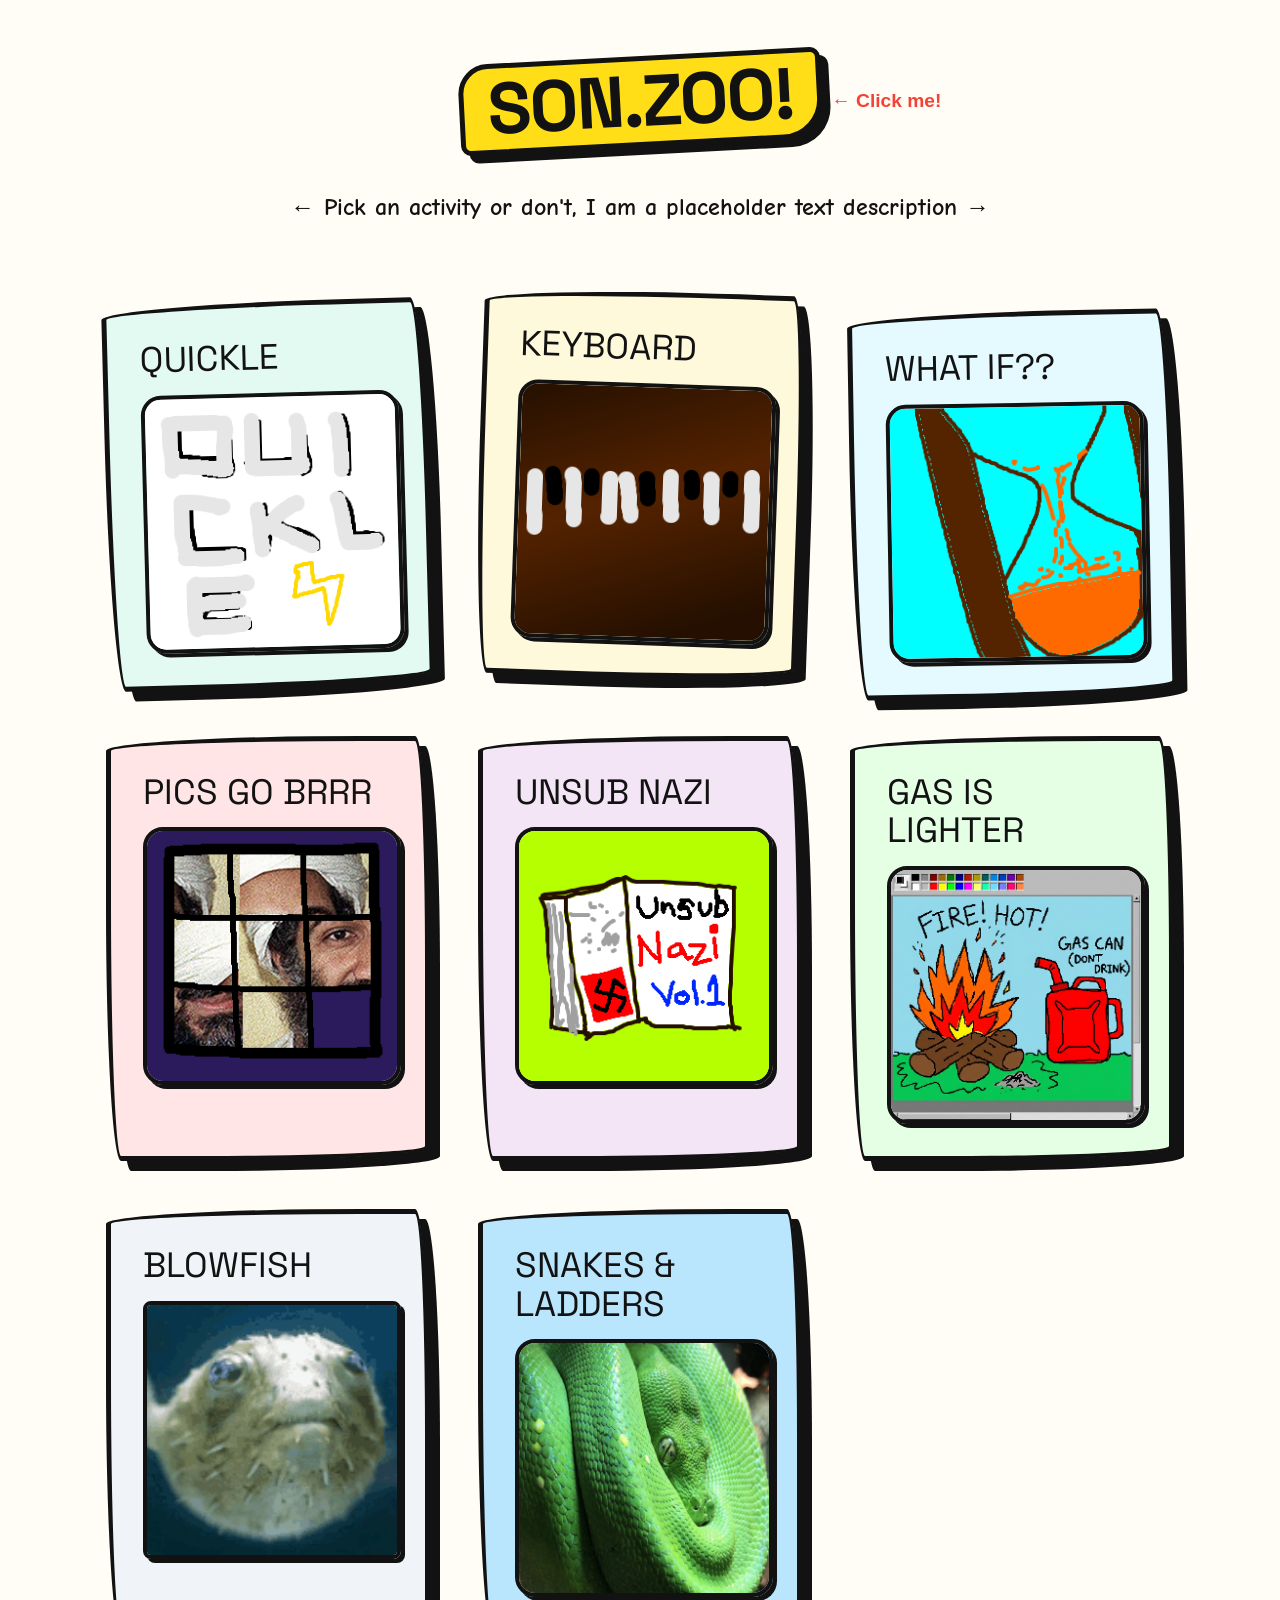
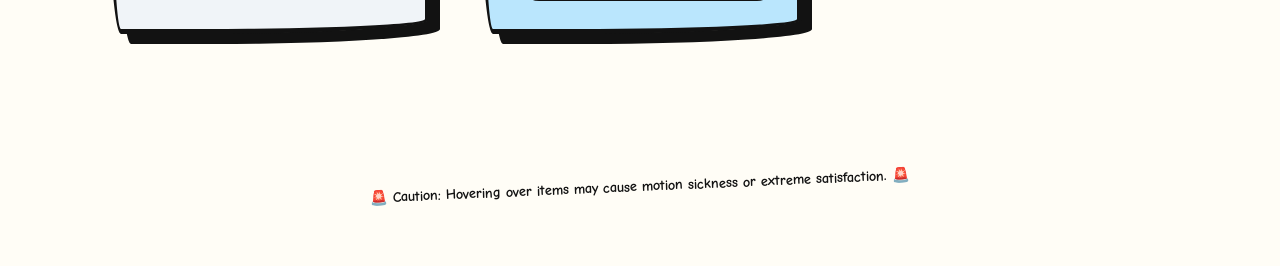
<file: index.html>
<!DOCTYPE html>
<html lang="en">

<head>
    <meta charset="UTF-8">
    <meta name="viewport" content="width=device-width, initial-scale=1.0">
    <title>Son.zoo - Goofy Web Games & Interactive Toys</title>
    <meta name="description" content="Step into Son.zoo, a collection of unique, quirky, and interactive web games, toys, and experiments built with modern web technologies.">
    
    <!-- Open Graph / Facebook -->
    <meta property="og:type" content="website">
    <meta property="og:url" content="https://suntzv.github.io/">
    <meta property="og:title" content="Son.zoo - Goofy Web Games & Interactive Toys">
    <meta property="og:description" content="Step into Son.zoo, a collection of unique, quirky, and interactive web games, toys, and experiments built with modern web technologies.">
    <meta property="og:image" content="https://suntzv.github.io/assets/cat.gif">

    <link rel="icon" type="image/gif" href="./assets/cat.gif">
    <link rel="stylesheet" href="style.css">
</head>

<body>

    <div class="main-container">
        <header style="position: relative; display: inline-block; width: 100%; text-align: center;">
            <div style="position: relative; display: inline-block;">
                <h1 id="spawn-cat-btn" style="cursor: pointer; margin: 0; display: inline-block;">
                    SON.ZOO!
                </h1>
                <div id="click-me-hint"
                    style="position: absolute; left: 100%; top: 50%; transform: translate(10px, -50%); color: #f44336; font-weight: bold; font-family: 'Comic Sans MS', cursive, sans-serif; pointer-events: none; white-space: nowrap; font-size: 1.2rem; animation: bounceX 1s infinite alternate;">
                    ← Click me!
                </div>
            </div>
            <br><br>
            <span class="subtitle">← Pick an activity or don't, I am a placeholder text description →</span>
        </header>

        <style>
            @keyframes bounceX {
                from {
                    transform: translate(10px, -50%);
                }

                to {
                    transform: translate(20px, -50%);
                }
            }

            body.hide-cursor,
            body.hide-cursor * {
                cursor: none !important;
            }
        </style>

        <main class="game-grid">

            <!-- Game 1: Quickle Blitz -->
            <a href="./quickle/" class="goofy-card" style="background-color: #e3faf2;">
                <div class="card-title">QUICKLE</div>
                <img src="./assets/quickle.png" alt="Quickle Game Art" class="card-image" />
            </a>

            <!-- Game 2: 12-Note Keyboard -->
            <a href="./keyboard/" class="goofy-card" style="background-color: #fff9db;">
                <div class="card-title">KEYBOARD</div>
                <img src="./assets/keyboard.png" alt="Keyboard Game Art" class="card-image" />
            </a>

            <!-- Game 3: What IF? Reactor -->
            <a href="./whatif/" class="goofy-card" style="background-color: #e5faff;">
                <div class="card-title">WHAT IF??</div>
                <img src="./assets/whatif.png" alt="What If Game Art" class="card-image" />
            </a>

            <!-- Game 4: Pics Go Brrr -->
            <a href="./picsgobrrr/" class="goofy-card" style="background-color: #ffe5e5;">
                <div class="card-title">PICS GO BRRR</div>
                <img src="./assets/picsgobrrr.png" alt="Pics Go Brrr Game Art" class="card-image" />
            </a>

            <!-- Game 5: Unsubscribe Nazism -->
            <a href="./terms/" class="goofy-card" style="background-color: #f3e5f5;">
                <div class="card-title">UNSUB NAZI</div>
                <img src="./assets/terms.png" alt="Unsub Nazi Vol.1" class="card-image" />
            </a>

            <!-- Game 6: Gas is Lighter -->
            <a href="./gaslighter/" class="goofy-card" style="background-color: #e5ffe5;">
                <div class="card-title">GAS IS LIGHTER</div>
                <img src="./assets/gaslighter.png" alt="Gas is Lighter Art" class="card-image" />
            </a>

            <!-- Game 7: Blowfish -->
            <a href="./blowfish/" class="goofy-card" style="background-color: #f0f4f8;">
                <div class="card-title">BLOWFISH</div>
                <img src="./assets/blowfish.gif" alt="Blowfish Game Art" class="card-image" style="border-radius: 8px; object-fit: cover; aspect-ratio: 1 / 1; width: 100%;" />
            </a>

            <!-- Game 8: Chess Two -->
            <!-- ARCHIVED -->
            <a hidden href="./archived/chesstwo/" class="goofy-card" style="background-color: #fce4ec;">
                <div class="card-title">CHESS TWO</div>
                <img src="./assets/chess_pieces/knight-w.svg" alt="Chess Two Art" class="card-image" />
            </a>

        <!-- Game 9: Snakes & Ladders -->
            <a href="./snakes_and_ladders/" class="goofy-card" style="background-color: #bae6fd; text-decoration: none;">
                <div class="card-title">SNAKES & LADDERS</div>
                <img src="./assets/snake_and_ladder.png" alt="Snakes and Ladders Art" class="card-image" />
            </a>

        </main>

        <footer>
            <p>🚨 Caution: Hovering over items may cause motion sickness or extreme satisfaction. 🚨</p>
        </footer>
    </div>



    <script src="site.js"></script>
    <script>
        // Chasing Cat Logic has been moved to site.js for site-wide persistence
    </script>
</body>

</html>
</file>
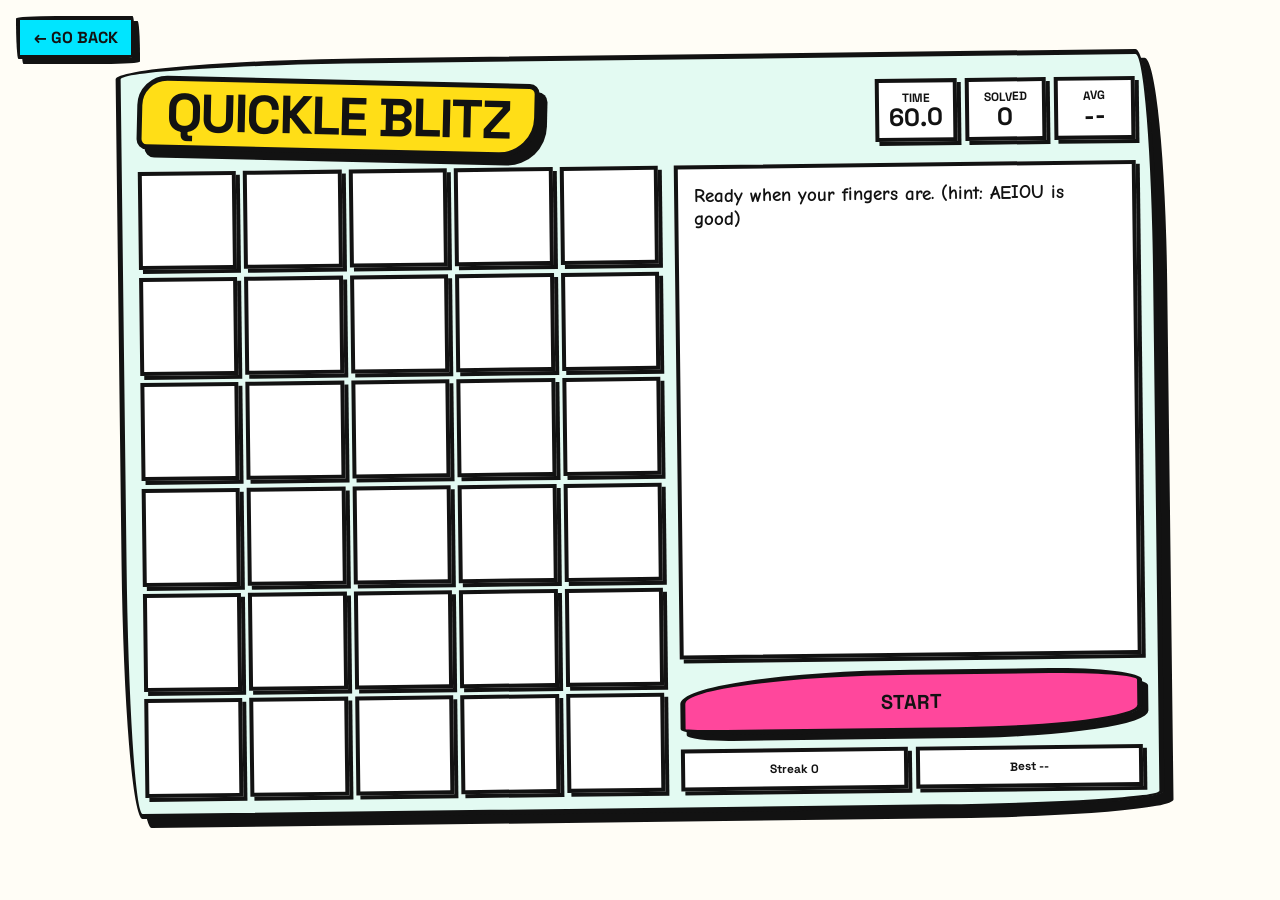
<file: quickle/index.html>
<!DOCTYPE html>
<html lang="en">

<head>
    <meta charset="UTF-8">
    <meta name="viewport" content="width=device-width, initial-scale=1.0">
    <title>Quickle Blitz - The Fast Word Game | Son.zoo</title>
    <meta name="description" content="Test your vocabulary under pressure in Quickle Blitz. Solve as many Wordles as you can within the 60-second time limit!">
    
    <!-- Open Graph / Facebook -->
    <meta property="og:type" content="website">
    <meta property="og:url" content="https://suntzv.github.io/quickle/">
    <meta property="og:title" content="Quickle Blitz - The Fast Word Game | Son.zoo">
    <meta property="og:description" content="Test your vocabulary under pressure in Quickle Blitz. Solve as many Wordles as you can within the 60-second time limit!">
    <meta property="og:image" content="https://suntzv.github.io/assets/quickle.png">
    <link rel="stylesheet" href="../style.css">
    <link rel="stylesheet" href="quickle.css">
</head>

<body class="quickle-page">
    <a href="../index.html" class="back-button">← GO BACK</a>

    <main class="quickle-stage">
        <section class="quickle-shell">
            <div class="quickle-top">
                <div>

                    <h1>QUICKLE BLITZ</h1>
                </div>
                <div class="score-strip" aria-label="Game stats">
                    <div>
                        <span>TIME</span>
                        <strong id="time">60.0</strong>
                    </div>
                    <div>
                        <span>SOLVED</span>
                        <strong id="solved">0</strong>
                    </div>
                    <div>
                        <span>AVG</span>
                        <strong id="average">--</strong>
                    </div>
                </div>
            </div>

            <div class="game-surface">
                <div id="board" class="board" aria-label="Quickle guesses"></div>

                <aside class="side-panel">
                    <div id="message" class="message">Blitz wordles. Any 5 letters count.</div>
                    <button id="start-button" class="start-button" type="button">START</button>
                    <div class="mini-stats">
                        <span>Streak <strong id="streak">0</strong></span>
                        <span>Best <strong id="best">--</strong></span>
                    </div>
                </aside>
            </div>

            <div id="mobile-keyboard" class="mobile-keyboard">
                <div class="kbd-row">
                    <button data-key="q">Q</button><button data-key="w">W</button><button data-key="e">E</button><button
                        data-key="r">R</button><button data-key="t">T</button><button data-key="y">Y</button><button
                        data-key="u">U</button><button data-key="i">I</button><button data-key="o">O</button><button
                        data-key="p">P</button>
                </div>
                <div class="kbd-row">
                    <div class="spacer"></div><button data-key="a">A</button><button data-key="s">S</button><button
                        data-key="d">D</button><button data-key="f">F</button><button data-key="g">G</button><button
                        data-key="h">H</button><button data-key="j">J</button><button data-key="k">K</button><button
                        data-key="l">L</button>
                    <div class="spacer"></div>
                </div>
                <div class="kbd-row">
                    <button data-key="Enter" class="kbd-large">ENT</button><button data-key="z">Z</button><button
                        data-key="x">X</button><button data-key="c">C</button><button data-key="v">V</button><button
                        data-key="b">B</button><button data-key="n">N</button><button data-key="m">M</button><button
                        data-key="Backspace" class="kbd-large">⌫</button>
                </div>
            </div>
        </section>
    </main>

    <script src="../site.js"></script>
    <script src="wordlist.js"></script>
    <script src="quickle.js"></script>
</body>

</html>
</file>
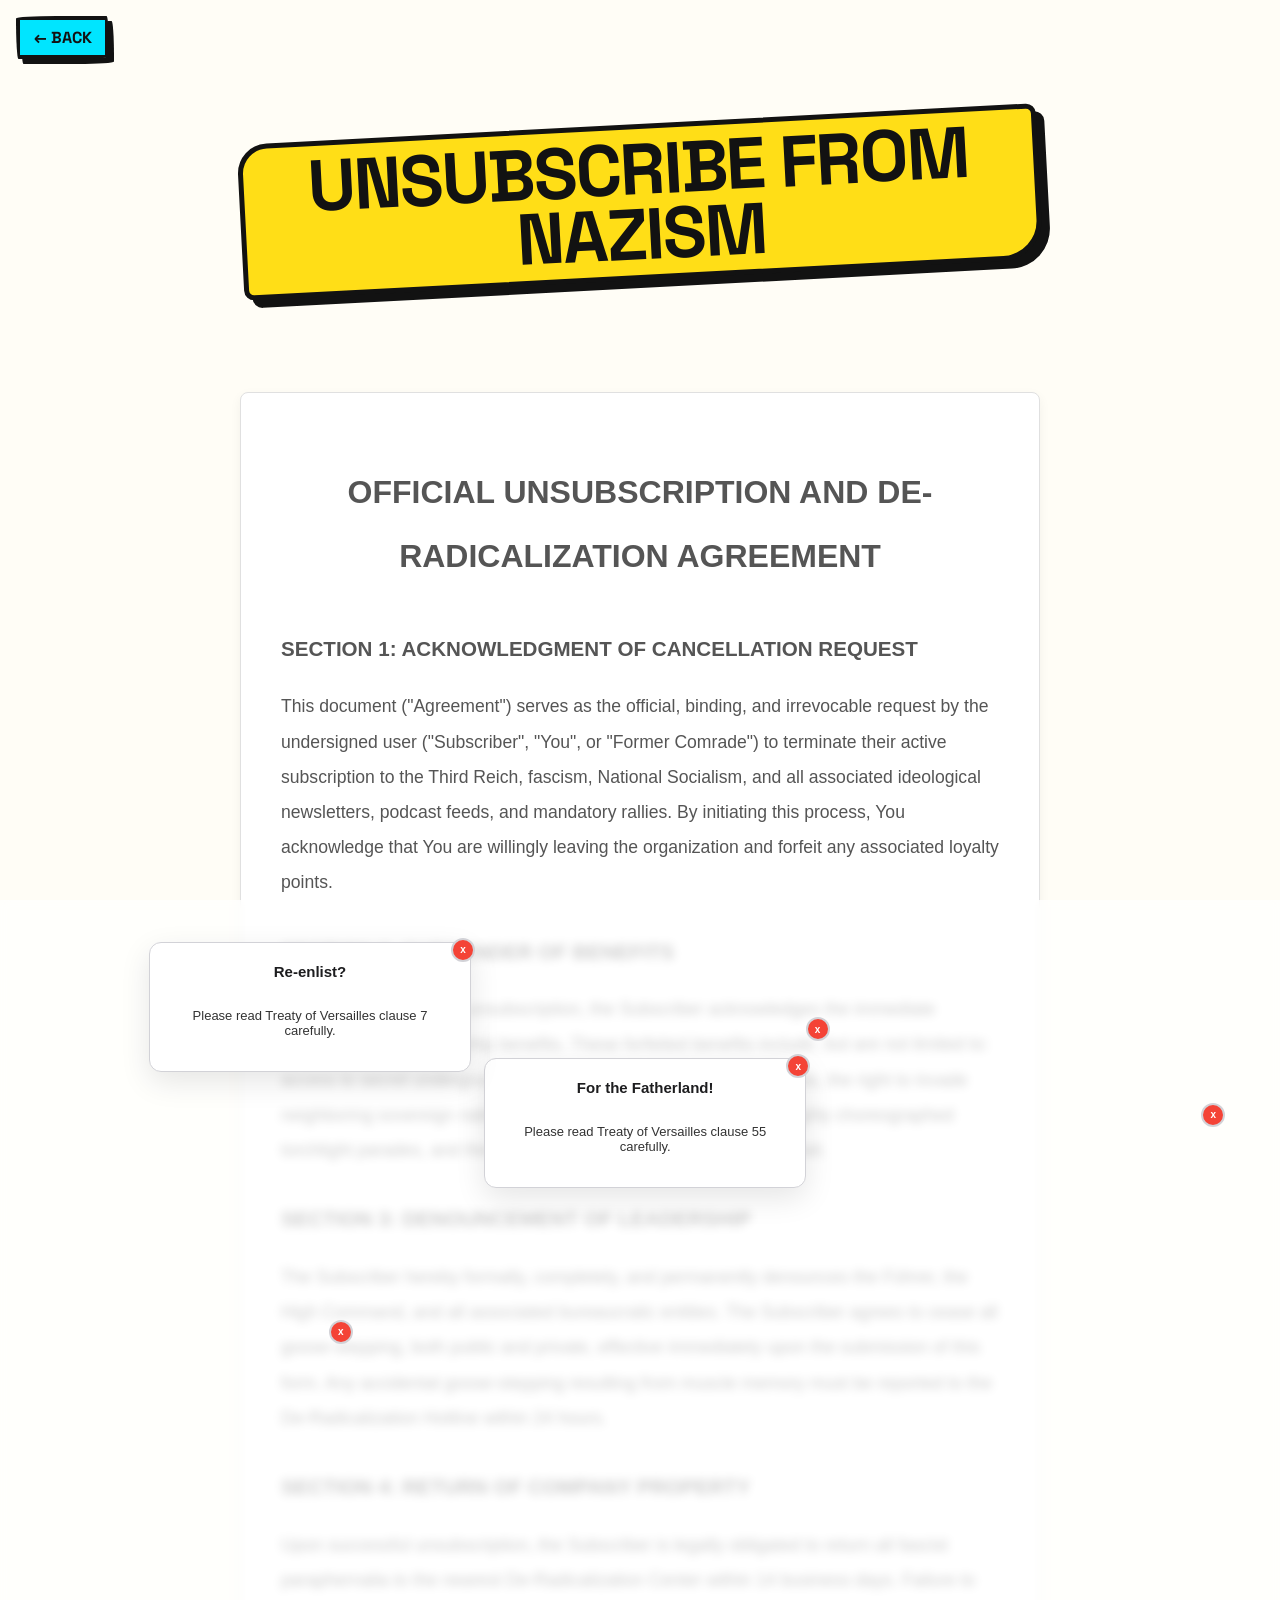
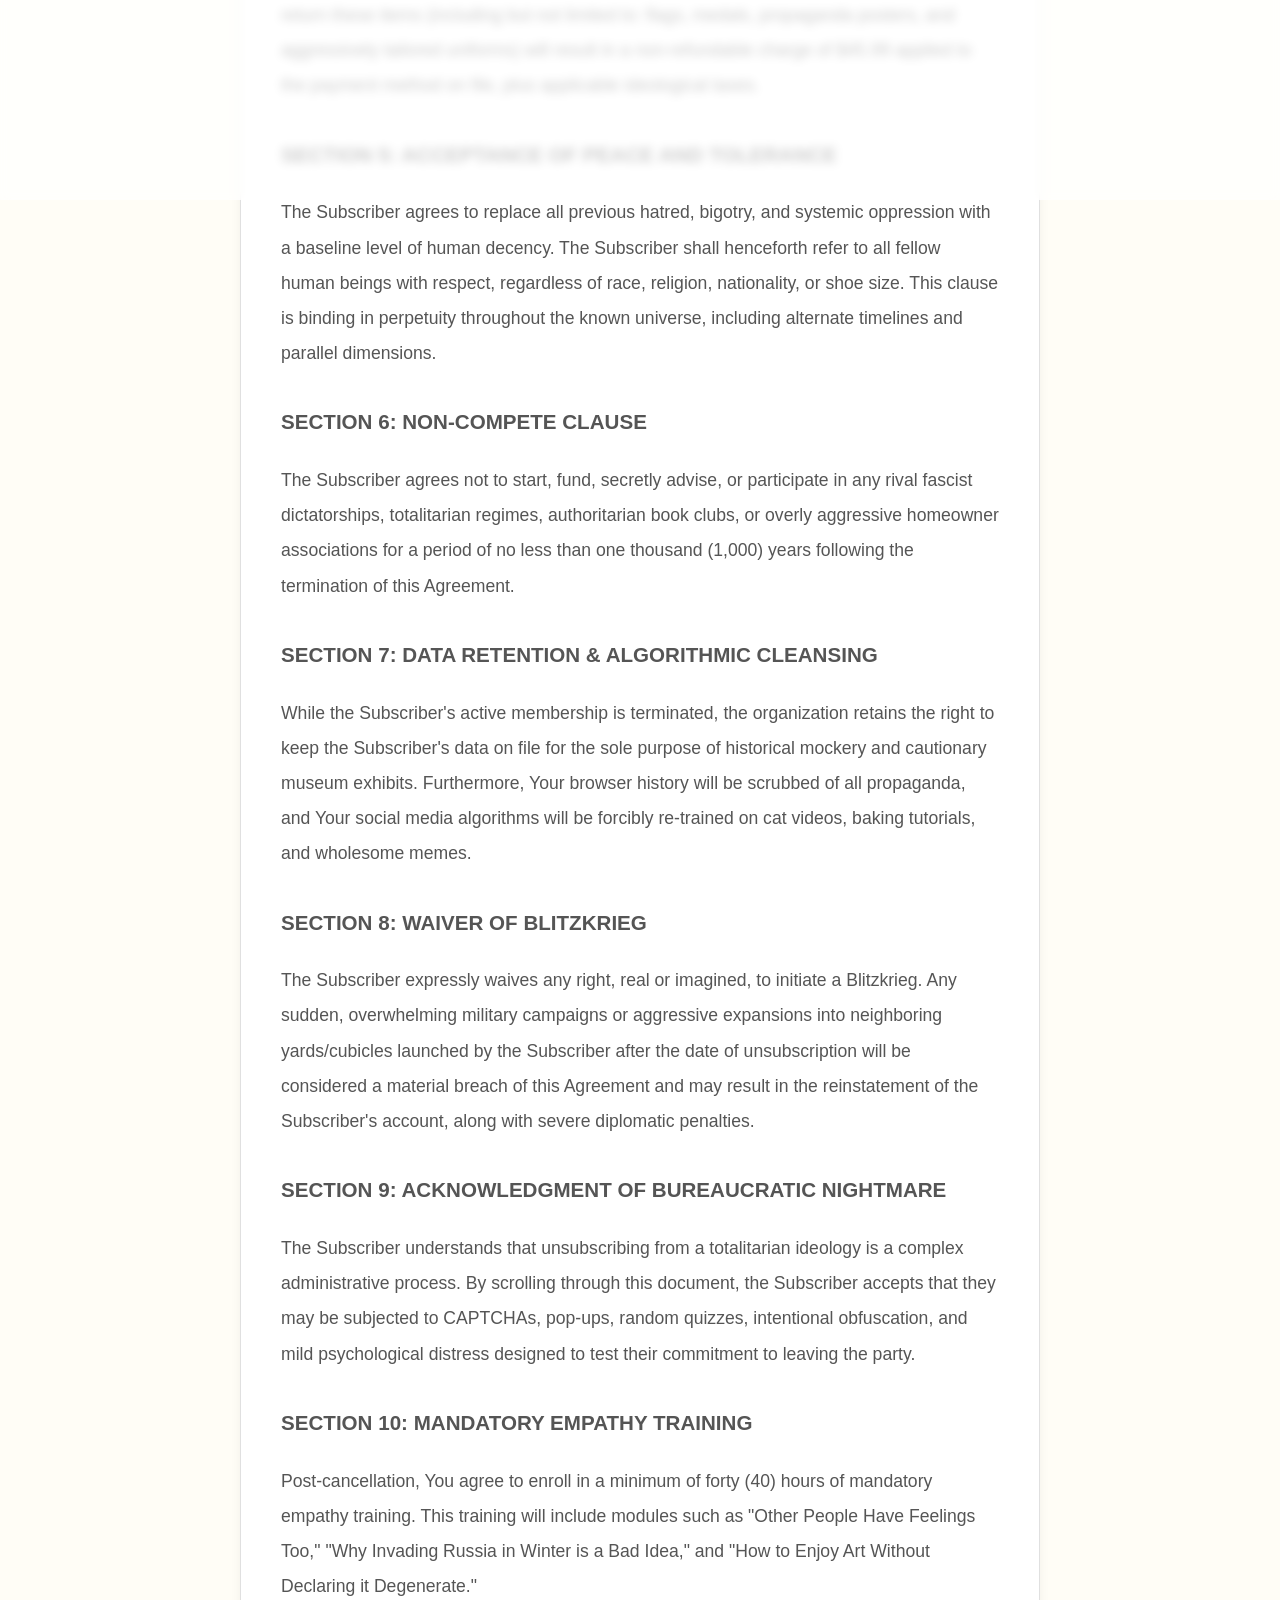
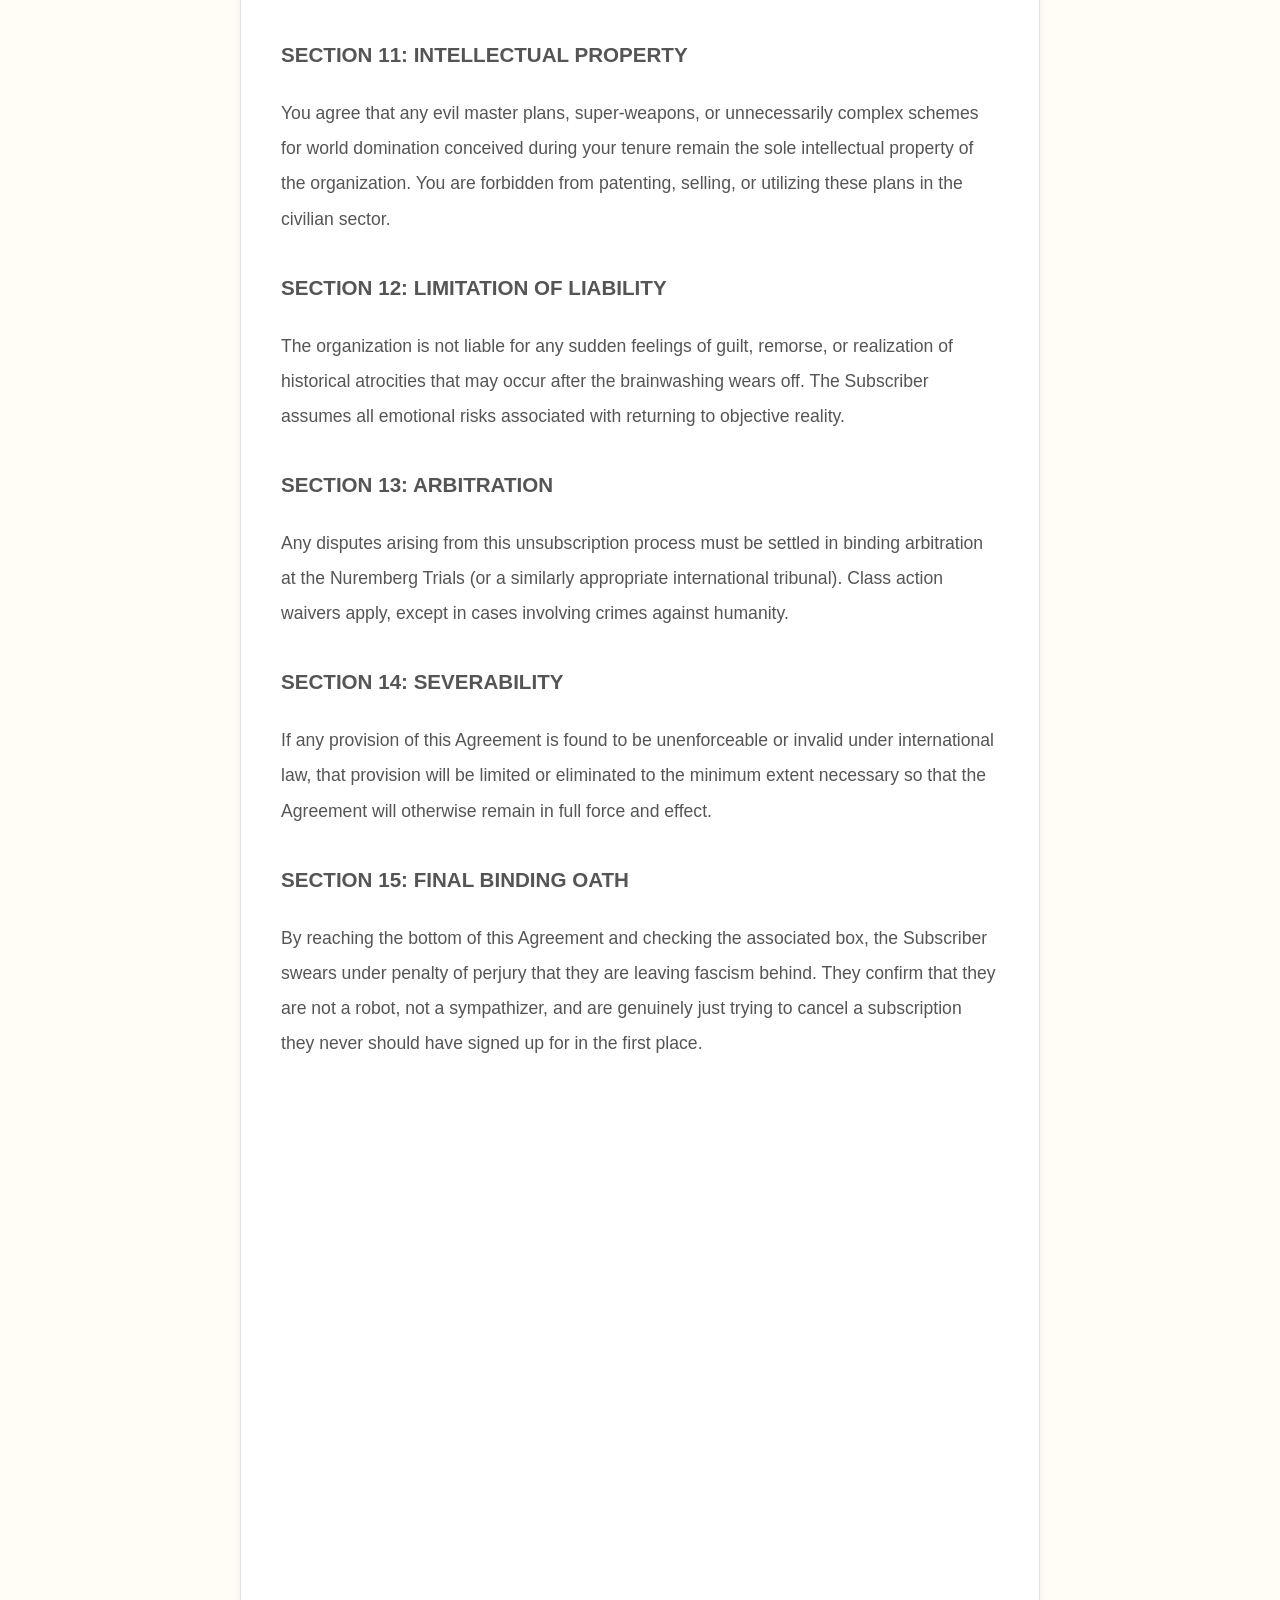
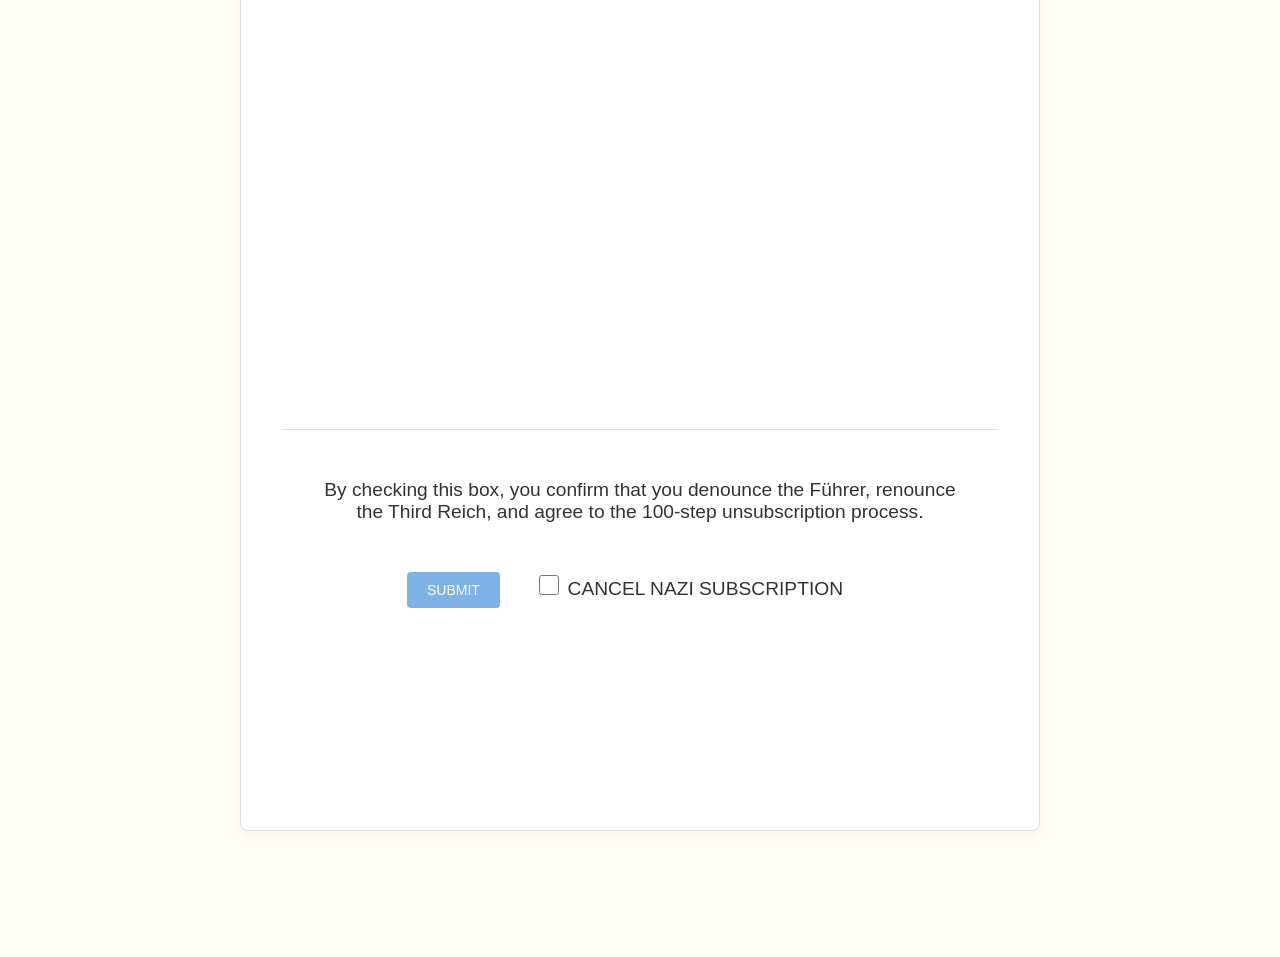
<file: terms/index.html>
<!DOCTYPE html>
<html lang="en">

<head>
    <meta charset="UTF-8">
    <meta name="viewport" content="width=device-width, initial-scale=1.0">
    <title>Unsubscribe From Nazism - The 100-Step Firewall | Son.zoo</title>
    <meta name="description" content="Try to unsubscribe from Nazi party membership in this parody game filled with security checks, captchas, quizzes, and endless sub-agreements.">
    
    <!-- Open Graph / Facebook -->
    <meta property="og:type" content="website">
    <meta property="og:url" content="https://suntzv.github.io/terms/">
    <meta property="og:title" content="Unsubscribe From Nazism - The 100-Step Firewall | Son.zoo">
    <meta property="og:description" content="Try to unsubscribe from Nazi party membership in this parody game filled with security checks, captchas, quizzes, and endless sub-agreements.">
    <meta property="og:image" content="https://suntzv.github.io/assets/terms.png">
    <link rel="stylesheet" href="../style.css">
    <link rel="stylesheet" href="terms.css">
</head>

<body>
    <a href="../index.html" class="back-button">← BACK</a>
    <div class="terms-container">
        <header>
            <h1>UNSUBSCRIBE FROM NAZISM</h1>
        </header>

        <div class="scroll-area" id="scroll-area">
            <div id="terms-content">
                <!-- Extremely long content will be generated by JS -->
            </div>

            <div class="agreement-section" id="agreement-section">
                <p>By checking this box, you confirm that you denounce the Führer, renounce the Third Reich, and agree
                    to the 100-step unsubscription process.</p>
                <button id="submit-btn" class="goofy-btn disabled">SUBMIT</button>
                <div class="checkbox-wrapper">
                    <input type="checkbox" id="agree-checkbox">
                    <label for="agree-checkbox">CANCEL NAZI SUBSCRIPTION</label>
                </div>
            </div>
        </div>
    </div>

    <!-- Modals for Mini-games -->
    <div id="modal-overlay" class="modal-overlay hidden">

        <!-- Game 1: Toggle Switches -->
        <div id="game-toggles" class="modal-content hidden">
            <h2>DE-RADICALIZATION FIREWALL</h2>
            <p>Turn all switches ON to permanently block fascist propaganda from your feed.</p>
            <div id="toggles-container"></div>
        </div>

        <!-- Game 2: Typo Hunt -->
        <div id="game-typo" class="modal-content hidden">
            <h2>ATTENTION TEST</h2>
            <p>Find and click the word "Fascist" in this block of text to prove you are reading.</p>
            <div id="typo-text"></div>
        </div>

        <!-- Game 3: Captcha -->
        <div id="game-captcha" class="modal-content hidden">
            <h2>PROVE YOU ARE HUMAN</h2>
            <p>Select all images containing <strong>fascist propaganda</strong>.</p>
            <div class="captcha-grid" id="captcha-grid"></div>
            <button id="captcha-verify" class="goofy-btn">VERIFY</button>
        </div>

        <!-- Game 4: Ad Popup -->
        <div id="game-ad" class="modal-content hidden popup-ad">
            <div class="ad-close" id="ad-close">×</div>
            <h2>WAIT! DON'T LEAVE!</h2>
            <p>Renew your Party Membership today and receive a FREE autographed copy of Mein Kampf!</p>
            <a href="#" class="corp-btn" style="text-decoration:none; display:inline-block; margin-top:10px;">CLAIM
                REWARD</a>
        </div>

        <!-- Game 5: Quiz -->
        <div id="game-quiz" class="modal-content hidden">
            <h2>DE-RADICALIZATION QUIZ</h2>
            <p>According to Section 42 of the Unsubscription Agreement, what are you legally binding yourself to
                surrender upon leaving the Nazi party?</p>
            <div class="quiz-options" id="quiz-options">
                <button class="goofy-btn quiz-btn" data-correct="false">A. My right to invade Poland</button>
                <button class="goofy-btn quiz-btn" data-correct="false">B. My silly armband</button>
                <button class="goofy-btn quiz-btn" data-correct="false">C. My hatred for humanity</button>
                <button class="goofy-btn quiz-btn" data-correct="true">D. All of the Above</button>
            </div>
        </div>

        <!-- Game 6: Secure Keypad -->
        <div id="game-keypad" class="modal-content hidden">
            <h2>SECURE SIGNATURE VERIFICATION</h2>
            <p>Please type <strong>UNSUB</strong> using our highly secure, anti-keylogger keypad.</p>
            <div class="keypad-display" id="keypad-display">_ _ _ _ _</div>
            <div class="keypad-grid" id="keypad-grid">
                <!-- Keys generated by JS -->
            </div>
            <button id="keypad-clear" class="goofy-btn" style="margin-top:10px; background:#f44336;">CLEAR</button>
        </div>
        <!-- Game 7: Endless Sub-Agreement -->
        <div id="game-endless" class="modal-content hidden" style="width: 80%; max-width: 600px;">
            <h2>TREATY OF VERSAILLES</h2>
            <p>Please read the following sub-agreement to its absolute conclusion.</p>
            <div class="inner-scroll-box" id="endless-scroll-box">
                <div id="endless-content"></div>
            </div>
            <button id="endless-btn" class="corp-btn disabled">I HAVE READ EVERYTHING</button>
        </div>

        <!-- Game 8: Drawing Game (Replace Timer) -->
        <div id="game-draw" class="modal-content hidden">
            <h2>MANDATORY ART TEST</h2>
            <p>To prove you are not a bot, draw Hitler's mustache on the face below.</p>
            <div style="position: relative; display: inline-block; margin-top: 10px;">
                <img id="draw-face" src="../assets/face.png" alt="Random Face"
                    style="width: 300px; height: 300px; display: block; border-radius: 10px; filter: grayscale(100%);">
                <canvas id="draw-canvas" width="300" height="300"
                    style="position: absolute; top: 0; left: 0; cursor: crosshair;"></canvas>
            </div>
            <div style="margin-top: 10px;">
                <button id="draw-clear" class="corp-btn" style="background-color: #f44336;">CLEAR</button>
                <button id="draw-change" class="corp-btn" style="background-color: #f59e0b; margin-left: 5px;">CHANGE
                    FACE</button>
                <button id="draw-submit" class="corp-btn disabled" style="margin-left: 5px;">SUBMIT ARTWORK</button>
            </div>
            <p id="draw-feedback" style="color: #f44336; margin-top: 10px; font-weight: bold;"></p>
        </div>

        <!-- Game 9: Drunk Input -->
        <div id="game-drunk" class="modal-content hidden">
            <h2>SOBRIETY OF SPIRIT CHECK</h2>
            <p>Type "I denounce the Fuhrer" perfectly while we randomly mess with your keyboard:</p>
            <input type="text" id="drunk-input" class="drunk-input" placeholder="Type here..." autocomplete="off"
                spellcheck="false">
            <button id="drunk-btn" class="corp-btn disabled">CONFIRM</button>
        </div>

        <!-- Final Modal -->
        <div id="game-final" class="modal-content hidden">
            <h2>AGREEMENT ACCEPTED</h2>
            <p>Thank you for signing away your soul. The binding is complete.</p>
            <a href="../index.html" class="corp-btn"
                style="text-decoration:none; display:inline-block; margin-top:10px;">RETURN TO MAIN MENU</a>
        </div>

    </div>

    <!-- Container for Endless Popups (Outside the main overlay) -->
    <div id="popup-swarm-container" class="hidden"></div>

    <script src="../site.js"></script>
    <script src="../assets/mustache_templates.js"></script>
    <script src="terms.js"></script>
</body>

</html>
</file>
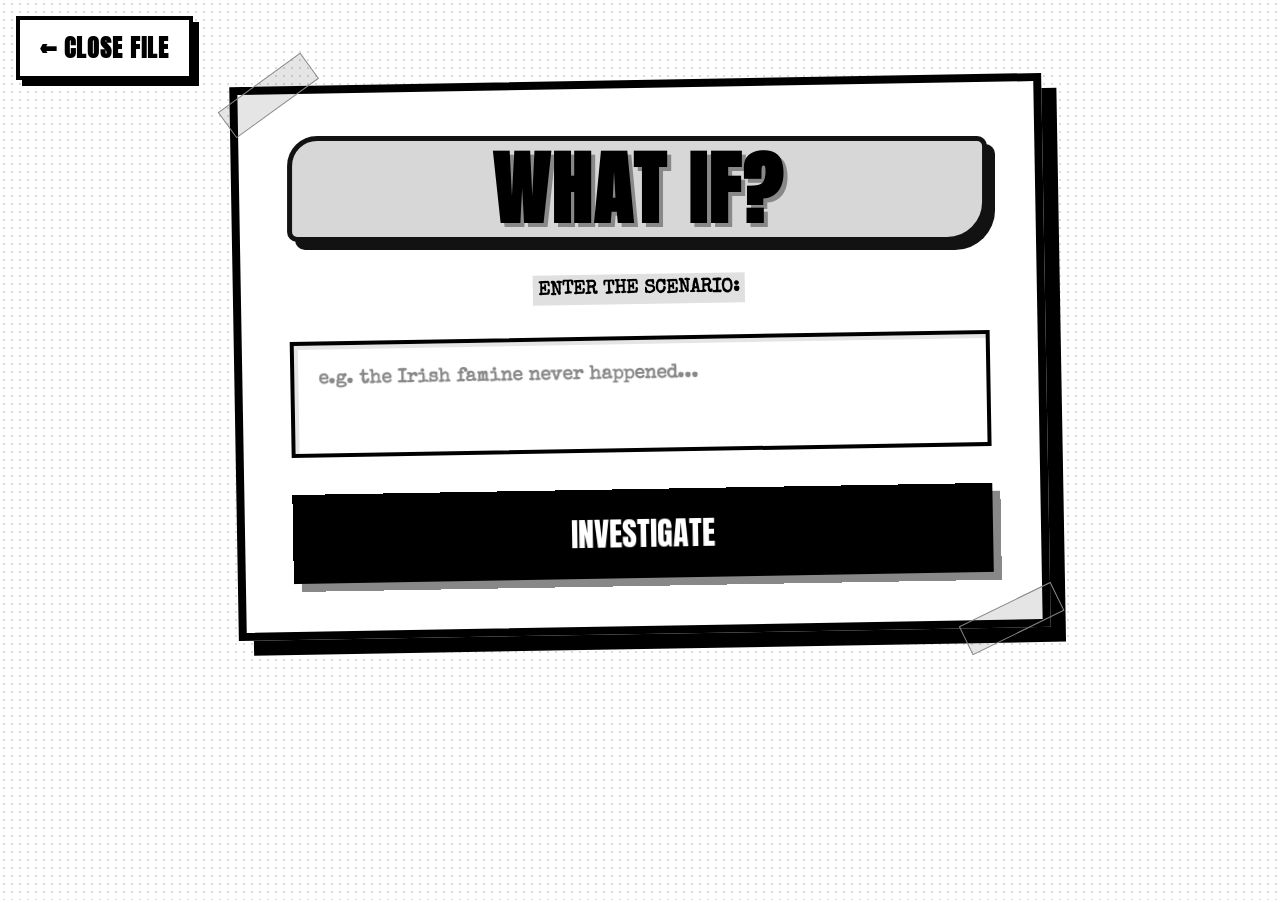
<file: whatif/index.html>
<!DOCTYPE html>
<html lang="en">

<head>
    <meta charset="UTF-8">
    <meta name="viewport" content="width=device-width, initial-scale=1.0">
    <title>What IF? Alternate History Investigation | Son.zoo</title>
    <meta name="description" content="Enter custom historical scenarios and investigate timeline files in this stylish noir-themed alternate history simulator.">
    
    <!-- Open Graph / Facebook -->
    <meta property="og:type" content="website">
    <meta property="og:url" content="https://suntzv.github.io/whatif/">
    <meta property="og:title" content="What IF? Alternate History Investigation | Son.zoo">
    <meta property="og:description" content="Enter custom historical scenarios and investigate timeline files in this stylish noir-themed alternate history simulator.">
    <meta property="og:image" content="https://suntzv.github.io/assets/whatif.png">

    <!-- Noir Fonts: Anton for headers, Special Elite for typewriter body -->
    <link rel="preconnect" href="https://fonts.googleapis.com">
    <link rel="preconnect" href="https://fonts.gstatic.com" crossorigin>
    <link href="https://fonts.googleapis.com/css2?family=Anton&family=Special+Elite&display=swap" rel="stylesheet">

    <!-- Base Styles and Specific App Styles -->
    <link rel="stylesheet" href="../style.css">
    <link rel="stylesheet" href="whatif.css">
</head>

<body class="whatif-page">

    <!-- Halftone background pattern -->
    <div class="noir-bg-pattern"></div>

    <a href="../index.html" class="back-button noir-back">← CLOSE FILE</a>

    <div class="whatif-stage">
        <!-- Setup Screen (The Ransom Note) -->
        <div id="setup-screen" class="setup-panel noir-panel">
            <h1 class="noir-title">WHAT IF?</h1>
            <p class="subtitle noir-subtitle">ENTER THE SCENARIO:</p>
            <div class="input-wrapper">
                <textarea id="prompt-input" class="prompt-input noir-input"
                    placeholder="e.g. the Irish famine never happened..." rows="3"></textarea>
            </div>
            <button id="simulate-btn" class="simulate-btn noir-btn">INVESTIGATE</button>
        </div>

        <!-- Timeline Screen -->
        <div id="timeline-screen" class="timeline-screen hidden">
            <h2 id="timeline-title" class="timeline-title noir-title-small">OPENING CASE FILES...</h2>

            <div class="timeline-core">
                <div id="timeline-container" class="timeline-container">
                    <!-- Events injected here by JS -->
                </div>
            </div>

            <button id="restart-btn" class="restart-btn noir-btn hidden">NEW INVESTIGATION</button>
        </div>
    </div>

    <script src="../site.js"></script>
    <script src="whatif.js"></script>
</body>

</html>
</file>
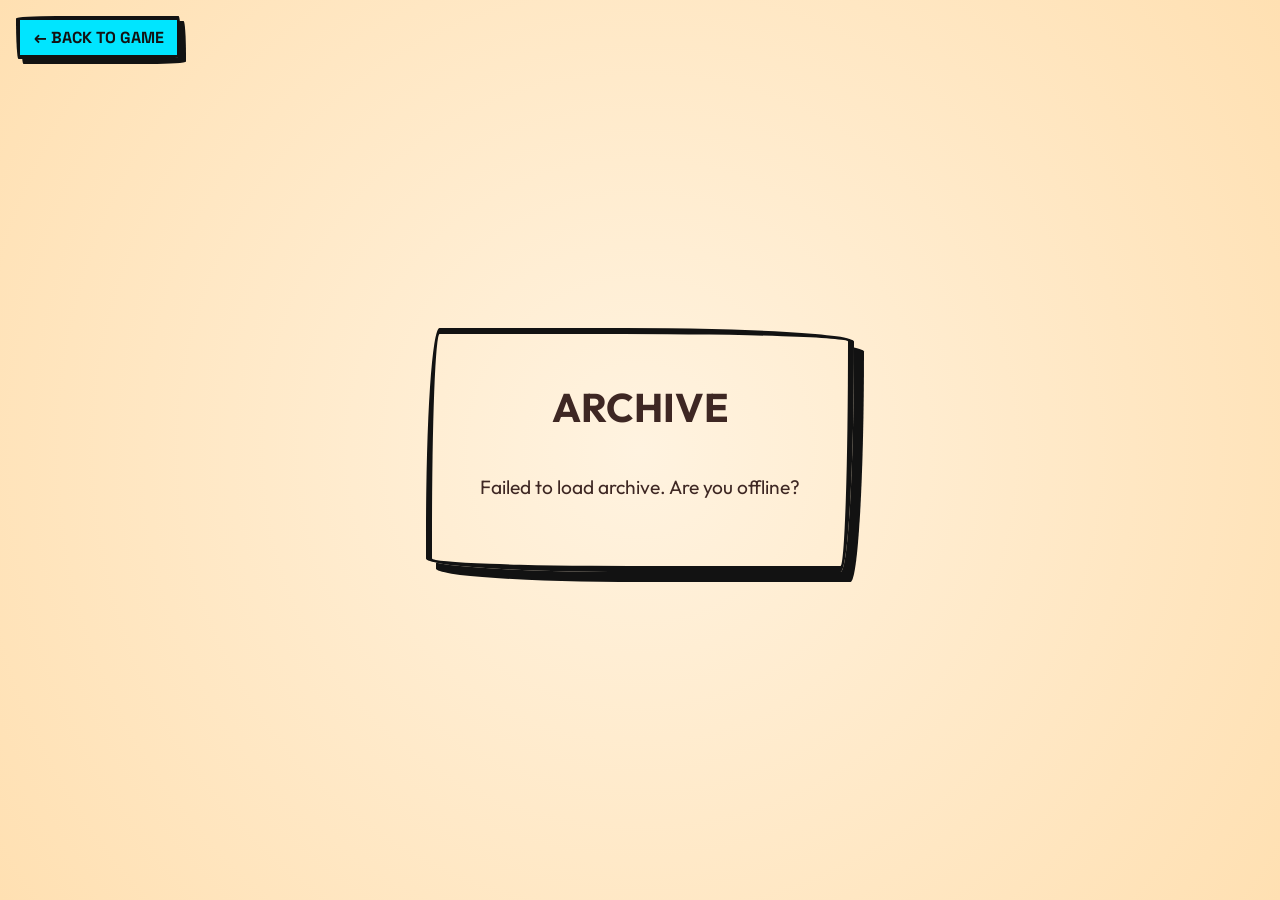
<file: picsgobrrr/archive.html>
<!DOCTYPE html>
<html lang="en">

<head>
    <meta charset="UTF-8">
    <meta name="viewport" content="width=device-width, initial-scale=1.0">
    <title>Daily Sliding Puzzle Archive - Pics Go Brrr | Son.zoo</title>
    <meta name="description" content="Browse and replay previous daily sliding puzzles from the Pics Go Brrr archive.">
    
    <!-- Open Graph / Facebook -->
    <meta property="og:type" content="website">
    <meta property="og:url" content="https://suntzv.github.io/picsgobrrr/archive.html">
    <meta property="og:title" content="Daily Sliding Puzzle Archive - Pics Go Brrr | Son.zoo">
    <meta property="og:description" content="Browse and replay previous daily sliding puzzles from the Pics Go Brrr archive.">
    <meta property="og:image" content="https://suntzv.github.io/assets/picsgobrrr.png">
    <link rel="stylesheet" href="../style.css">
    <link rel="stylesheet" href="picsgobrrr.css">
    <style>
        .archive-panel {
            background: var(--paper-white);
            padding: 3rem;
            border: 6px solid var(--ink-black);
            border-radius: 15px 255px 15px 225px/225px 15px 255px 15px;
            box-shadow: 10px 10px 0 var(--ink-black);
            display: flex;
            flex-direction: column;
            gap: 1.5rem;
            align-items: center;
        }

        .archive-panel h2 {
            font-size: 2.5rem;
            margin: 0;
            color: var(--goofy-magenta);
        }

        .archive-input {
            font-size: 1.5rem;
            padding: 1rem;
            font-family: var(--font-heavy);
        }

        #calendar-container {
            width: 100%;
            display: flex;
            flex-direction: column;
            gap: 2rem;
        }

        .month-section {
            text-align: center;
        }

        .month-section h3 {
            font-size: 1.8rem;
            margin: 0 0 1rem 0;
            text-transform: uppercase;
        }

        .days-grid {
            display: grid;
            grid-template-columns: repeat(7, 1fr);
            gap: 0.5rem;
        }

        .day-btn {
            font-size: 1.2rem;
            padding: 0.5rem;
        }
    </style>
</head>

<body class="pics-page">
    <a href="index.html" class="back-button">← BACK TO GAME</a>

    <header class="game-header">
        <!-- <h1>ARCHIVE</h1> -->
    </header>

    <main class="game-container">
        <div class="archive-panel">
            <h2>ARCHIVE</h2>
            <div id="calendar-container"></div>
        </div>
    </main>

    <script>
        const calendarContainer = document.getElementById('calendar-container');

        // Scanning from Jan 1, 2025 so older images (like your 15 Dec 2025 test) will be found!
        const startDate = new Date(2025, 0, 1);
        const today = new Date();
        const endDate = today < startDate ? startDate : today;

        const months = ["January", "February", "March", "April", "May", "June", "July", "August", "September", "October", "November", "December"];

        function checkImageExists(url) {
            return new Promise((resolve) => {
                const img = new Image();
                img.onload = () => resolve(true);
                img.onerror = () => resolve(false);
                img.src = url;
            });
        }

        async function loadArchive() {
            try {
                // Fetch the directory contents directly from the GitHub API! 
                // This returns instantly with zero 404 spam.
                const response = await fetch('https://api.github.com/repos/suntzv/suntzv.github.io/contents/assets/daily_pics');
                if (!response.ok) throw new Error("GitHub API failed");
                const files = await response.json();

                // Extract valid dates from filenames (DD_MM_YYYY.png)
                const validDates = [];
                for (const file of files) {
                    if (file.name.endsWith('.png')) {
                        const parts = file.name.replace('.png', '').split('_');
                        if (parts.length === 3) {
                            validDates.push({
                                d: parseInt(parts[0], 10),
                                m: parseInt(parts[1], 10) - 1,
                                y: parseInt(parts[2], 10),
                                str: `${parts[2]}-${parts[1]}-${parts[0]}` // YYYY-MM-DD for URL
                            });
                        }
                    }
                }

                // Group by Year and Month
                const grouped = {};
                for (const dObj of validDates) {
                    const key = `${dObj.y}-${dObj.m}`;
                    if (!grouped[key]) grouped[key] = [];
                    grouped[key].push(dObj);
                }

                // Render from newest to oldest
                const keys = Object.keys(grouped).sort((a, b) => {
                    const [yA, mA] = a.split('-');
                    const [yB, mB] = b.split('-');
                    return new Date(yB, mB) - new Date(yA, mA);
                });

                for (const key of keys) {
                    const [yStr, mStr] = key.split('-');
                    const y = parseInt(yStr, 10);
                    const m = parseInt(mStr, 10);

                    const monthDiv = document.createElement('div');
                    monthDiv.className = 'month-section';

                    const monthTitle = document.createElement('h3');
                    monthTitle.textContent = `${months[m]} ${y}`;
                    monthDiv.appendChild(monthTitle);

                    const daysGrid = document.createElement('div');
                    daysGrid.className = 'days-grid';

                    // Sort days within the month from oldest to newest (1, 2, 3...)
                    grouped[key].sort((a, b) => a.d - b.d);

                    for (const dObj of grouped[key]) {
                        const btn = document.createElement('button');
                        btn.className = 'goofy-btn day-btn';
                        btn.textContent = String(dObj.d).padStart(2, '0');

                        btn.addEventListener('click', () => {
                            window.location.href = `index.html?date=${dObj.str}`;
                        });

                        daysGrid.appendChild(btn);
                    }

                    monthDiv.appendChild(daysGrid);
                    calendarContainer.appendChild(monthDiv);
                }

            } catch (err) {
                console.error("Failed to load archive via GitHub API.", err);
                calendarContainer.innerHTML = "<p>Failed to load archive. Are you offline?</p>";
            }
        }

        loadArchive();
    </script>
</body>

</html>
</file>
<file: style.css>
@import url('https://fonts.googleapis.com/css2?family=Comic+Neue:ital,wght@0,700;1,400;1,700&family=Space+Grotesk:wght@700;900&display=swap');

:root {
    --bg-color: #fffdf6;
    --ink-black: #121212;
    --goofy-pink: #ff479c;
    --goofy-yellow: #ffde17;
    --goofy-cyan: #00e5ff;
    --goofy-green: #3ddc84;
    --font-heavy: 'Space Grotesk', sans-serif;
    --font-goofy: 'Comic Neue', cursive;
}

body {
    background-color: var(--bg-color);
    color: var(--ink-black);
    font-family: var(--font-goofy);
    font-size: 1.2rem;
    padding: 3rem 1rem;
    overflow-x: hidden;
    -webkit-user-select: none;
    user-select: none;
}

.main-container {
    max-width: 1100px;
    margin: 0 auto;
}

/* Universal Back Button */
.back-button {
    position: absolute;
    top: 1rem;
    left: 1rem;
    z-index: 1000;
    margin: 0;
    padding: 0.45rem 0.85rem;
    color: var(--ink-black);
    background: var(--goofy-cyan);
    border: 4px solid var(--ink-black);
    border-radius: 255px 15px 225px 15px/15px 225px 15px 255px;
    box-shadow: 5px 5px 0 var(--ink-black);
    font-family: var(--font-heavy);
    font-size: 1rem;
    font-weight: 900;
    text-decoration: none;
    transition: transform 0.15s ease, box-shadow 0.15s ease;
}

.back-button:hover {
    transform: rotate(-2deg) translateY(-2px);
    box-shadow: 8px 8px 0 var(--ink-black);
}

.back-button:active {
    transform: translateY(2px);
    box-shadow: 2px 2px 0 var(--ink-black);
}

/* Wacky Header Section */
header {
    text-align: center;
    margin-bottom: 4rem;
    position: relative;
}

h1 {
    font-family: var(--font-heavy);
    font-size: 4.5rem;
    font-weight: 900;
    text-transform: uppercase;
    letter-spacing: -2px;
    line-height: 0.9;
    transform: rotate(-3deg);
    display: inline-block;
    background: var(--goofy-yellow);
    padding: 0.5rem 1.5rem;
    border: 5px solid var(--ink-black);
    box-shadow: 8px 8px 0px var(--ink-black);
    border-radius: 30px 10px 40px 10px;
}

.subtitle {
    font-size: 1.5rem;
    font-weight: bold;
    margin-top: 1.5rem;
    display: block;
}

/* The Interactive Game Grid */
.game-grid {
    display: grid;
    grid-template-columns: repeat(auto-fit, minmax(300px, 1fr));
    gap: 3rem;
    padding: 1rem;
}

/* Card Component Built Like Cardboard Cutouts */
.goofy-card {
    border: 5px solid var(--ink-black);
    padding: 2rem;
    text-decoration: none;
    color: var(--ink-black);
    position: relative;
    background: #ffffff;

    /* Creates an uneven, organically hand-cut outline */
    border-radius: 255px 15px 225px 15px/15px 225px 15px 255px;
    box-shadow: 10px 10px 0px var(--ink-black);

    /* Springy transition physics */
    transition: transform 0.2s cubic-bezier(0.175, 0.885, 0.32, 1.5), box-shadow 0.1s ease;
}

/* Randomly misalign the cards initially so it looks messy */
.game-grid a:nth-child(1) {
    transform: rotate(-1.5deg);
}

.game-grid a:nth-child(2) {
    transform: rotate(2deg) translateY(-10px);
}

.game-grid a:nth-child(3) {
    transform: rotate(-1deg) translateY(10px);
}

/* The Wobble Infusion */
.goofy-card:hover {
    box-shadow: 16px 16px 0px var(--ink-black);
    animation: cardWobble 0.3s infinite alternate ease-in-out;
    z-index: 10;
}

/* Squish down on click */
.goofy-card:active {
    transform: scale(0.95) rotate(0deg);
    box-shadow: 3px 3px 0px var(--ink-black);
}

.card-banner {
    font-family: var(--font-heavy);
    font-size: 1rem;
    font-weight: 900;
    text-transform: uppercase;
    padding: 0.3rem 0.8rem;
    border: 4px solid var(--ink-black);
    display: inline-block;
    margin-bottom: 1.5rem;
    border-radius: 50% 20% 40% 10%;
}

.card-title {
    font-family: var(--font-heavy);
    font-size: 2.2rem;
    line-height: 1.1;
    margin-bottom: 1rem;
}

.card-desc {
    font-weight: bold;
    line-height: 1.3;
}

/* Giant classic blue link text arrow */
.goofy-arrow {
    font-size: 2.5rem;
    color: #0033cc;
    display: block;
    margin-top: 1.5rem;
    text-align: right;
    transition: transform 0.2s ease;
}

.goofy-card:hover .goofy-arrow {
    transform: translateX(8px) scale(1.2);
}

/* Wacky Keyframe Loops */
@keyframes cardWobble {
    0% {
        transform: scale(1.03) rotate(-2deg);
    }
    50% {
        transform: scale(0.98) rotate(7deg);
    }
    100% {
        transform: scale(1.07) rotate(3deg);
    }
}

footer {
    text-align: center;
    margin-top: 8rem;
    font-weight: 800;
    font-size: 0.9rem;
    transform: rotate(-2.5deg);
}

.card-image {
    width: 100%;
    height: auto;
    border: 4px solid var(--ink-black);
    border-radius: 20px;
    box-shadow: 4px 4px 0px var(--ink-black);
    display: block;
}

/* Bar Magnet Scrollbar */
::-webkit-scrollbar {
    width: 18px;
}

::-webkit-scrollbar-track {
    background: var(--bg-color);
    border-left: 3px solid var(--ink-black);
}

::-webkit-scrollbar-thumb {
    background-color: transparent;
    background-image:
        url('data:image/svg+xml;utf8,<svg xmlns="http://www.w3.org/2000/svg" width="18" height="40"><text x="9" y="20" fill="white" font-family="sans-serif" font-weight="900" font-size="14" text-anchor="middle" dominant-baseline="middle">N</text></svg>'),
        url('data:image/svg+xml;utf8,<svg xmlns="http://www.w3.org/2000/svg" width="18" height="40"><text x="9" y="20" fill="white" font-family="sans-serif" font-weight="900" font-size="14" text-anchor="middle" dominant-baseline="middle">S</text></svg>'),
        linear-gradient(to bottom, #ff3333 0%, #ff3333 50%, #3366ff 50%, #3366ff 100%);
    background-size: 18px 40px, 18px 40px, 100% 100%;
    background-position: top center, bottom center, center center;
    background-repeat: no-repeat;
    border-radius: 0.5px;
    border-left: 1px solid var(--ink-black);
}

::-webkit-scrollbar-thumb:hover {
    background-image:
        url('data:image/svg+xml;utf8,<svg xmlns="http://www.w3.org/2000/svg" width="18" height="40"><text x="9" y="20" fill="white" font-family="sans-serif" font-weight="900" font-size="14" text-anchor="middle" dominant-baseline="middle">N</text></svg>'),
        url('data:image/svg+xml;utf8,<svg xmlns="http://www.w3.org/2000/svg" width="18" height="40"><text x="9" y="20" fill="white" font-family="sans-serif" font-weight="900" font-size="14" text-anchor="middle" dominant-baseline="middle">S</text></svg>'),
        linear-gradient(to bottom, #ff1a1a 0%, #ff1a1a 50%, #1a53ff 50%, #1a53ff 100%);
}

/* Mobile Warning Overlay */
.mobile-warning-overlay {
    display: none;
    position: fixed;
    top: 0;
    left: 0;
    width: 100vw;
    height: 100vh;
    background: rgba(255, 71, 156, 0.95);
    color: var(--ink-black);
    z-index: 9999;
    flex-direction: column;
    justify-content: center;
    align-items: center;
    text-align: center;
    padding: 2rem;
    box-sizing: border-box;
}

.mobile-warning-box {
    background: #fffdf6;
    border: 5px solid var(--ink-black);
    border-radius: 255px 15px 225px 15px/15px 225px 15px 255px;
    box-shadow: 12px 12px 0 var(--ink-black);
    padding: 2rem;
    max-width: 400px;
    transform: rotate(-2deg);
}

.mobile-warning-box h2 {
    font-family: var(--font-heavy);
    font-size: 2rem;
    font-weight: 900;
    margin-top: 0;
    margin-bottom: 1rem;
    text-transform: uppercase;
}

.mobile-warning-box p {
    font-size: 1.2rem;
    font-weight: bold;
    margin: 0 0 1.5rem 0;
}

.mobile-warning-btn {
    font-family: var(--font-heavy);
    font-size: 1.2rem;
    font-weight: bold;
    padding: 0.8rem 1.5rem;
    background: var(--goofy-yellow);
    border: 4px solid var(--ink-black);
    border-radius: 10px;
    box-shadow: 4px 4px 0 var(--ink-black);
    cursor: pointer;
    text-transform: uppercase;
    margin-top: 1rem;
}

.mobile-warning-btn:active {
    transform: translate(3px, 3px);
    box-shadow: 1px 1px 0 var(--ink-black);
}

@media (max-width: 760px) {
    .mobile-warning-overlay {
        display: flex;
    }
}

/* Goofy Context Menu */
#goofy-context-menu {
    position: fixed;
    z-index: 10000;
    width: 220px;
    background: #fff9db;
    border: 4px solid var(--ink-black);
    box-shadow: 6px 6px 0 var(--ink-black);
    padding: 10px 0;
    font-family: var(--font-heavy), sans-serif;
    display: none;
    flex-direction: column;
}

.goofy-context-item {
    padding: 10px 15px;
    font-size: 0.9rem;
    color: var(--ink-black);
    cursor: pointer;
    border-bottom: 2px dashed #ccc;
    text-transform: uppercase;
    transition: background 0.1s;
}

.goofy-context-item:last-child {
    border-bottom: none;
}

.goofy-context-item:hover {
    background: #e5faff;
    font-weight: 900;
}

/* --- Site-Wide Hide Cursor --- */
body.hide-cursor,
body.hide-cursor * {
    cursor: none !important;
}
</file>
<file: quickle/quickle.css>
.quickle-page {
    width: 100vw;
    min-height: 100vh;
    margin: 0;
    padding: 0.75rem;
    box-sizing: border-box;
    overflow-x: hidden;
}

.quickle-stage {
    display: grid;
    place-items: center;
    min-height: calc(100vh - 3.5rem);
}

.quickle-shell {
    width: min(94vw, 1040px);
    padding: 1rem;
    box-sizing: border-box;
    background: #e3faf2;
    border: 5px solid var(--ink-black);
    border-radius: 255px 20px 225px 18px/18px 225px 16px 255px;
    box-shadow: 9px 9px 0 var(--ink-black);
    transform: rotate(-0.7deg);
}

.quickle-top {
    display: flex;
    align-items: center;
    justify-content: space-between;
    gap: 1rem;
    margin-bottom: 1rem;
}

.quickle-top h1 {
    margin: 0;
    font-size: 3.35rem;
    transform: rotate(2deg);
}

.score-strip {
    display: grid;
    grid-template-columns: repeat(3, minmax(70px, 1fr));
    gap: 0.5rem;
}

.score-strip div,
.mini-stats span,
.message {
    border: 4px solid var(--ink-black);
    box-shadow: 4px 4px 0 var(--ink-black);
    background: #ffffff;
}

.score-strip div {
    padding: 0.45rem 0.6rem;
    text-align: center;
}

.score-strip span,
.mini-stats span {
    display: block;
    font-family: var(--font-heavy);
    font-size: 0.75rem;
    font-weight: 900;
}

.score-strip strong {
    display: block;
    font-family: var(--font-heavy);
    font-size: 1.55rem;
    line-height: 1;
}

.game-surface {
    display: grid;
    grid-template-columns: min(520px, calc((100vh - 200px) * 0.83)) minmax(190px, 1fr);
    gap: 1rem;
    align-items: stretch;
}

.board {
    display: grid;
    grid-template-rows: repeat(6, 1fr);
    gap: 0.45rem;
}

.row {
    display: grid;
    grid-template-columns: repeat(5, 1fr);
    gap: 0.45rem;
}

.tile {
    display: grid;
    place-items: center;
    aspect-ratio: 1;
    background: #ffffff;
    border: 4px solid var(--ink-black);
    box-shadow: 4px 4px 0 var(--ink-black);
    font-family: var(--font-heavy);
    font-size: 2rem;
    font-weight: 900;
    text-transform: uppercase;
}

.tile.filled {
    background: var(--goofy-pink);
    transform: rotate(-1deg);
}

.tile.correct {
    background: var(--goofy-green);
}

.tile.present {
    background: var(--goofy-yellow);
}

.tile.absent {
    color: #ffffff;
    background: var(--ink-black);
}

.side-panel {
    display: grid;
    grid-template-rows: 1fr auto auto;
    gap: 0.85rem;
}

.message {
    min-height: 6rem;
    padding: 1rem;
    font-weight: 700;
    line-height: 1.2;
}

.start-button {
    width: 100%;
    padding: 0.85rem 1rem;
    color: var(--ink-black);
    background: var(--goofy-pink);
    border: 5px solid var(--ink-black);
    border-radius: 50% 20% 40% 10%;
    box-shadow: 6px 6px 0 var(--ink-black);
    cursor: pointer;
    font-family: var(--font-heavy);
    font-size: 1.25rem;
    font-weight: 900;
}

.start-button:active {
    transform: translate(4px, 4px);
    box-shadow: 2px 2px 0 var(--ink-black);
}

.mini-stats {
    display: grid;
    grid-template-columns: 1fr 1fr;
    gap: 0.5rem;
}

.mini-stats span {
    padding: 0.55rem;
    text-align: center;
}

.shake {
    animation: shake 0.16s 2;
}

@keyframes shake {
    0% {
        transform: translateX(-4px);
    }

    100% {
        transform: translateX(4px);
    }
}

@media (max-width: 760px) {
    .quickle-shell {
        transform: none;
    }

    .quickle-top,
    .game-surface {
        grid-template-columns: 1fr;
    }

    .quickle-top {
        display: grid;
    }

    .quickle-top h1 {
        font-size: 2.35rem;
    }

    .game-surface {
        display: grid;
        grid-template-columns: min(100%, calc((100vh - 380px) * 0.83));
        justify-content: center;
    }

    .side-panel {
        grid-template-rows: auto auto auto;
    }

    .message {
        min-height: auto;
    }
}

@media (max-width: 430px) {
    .quickle-page {
        padding: 0.45rem;
    }

    .quickle-shell {
        width: 96vw;
        padding: 0.7rem;
    }

    .tile {
        border-width: 3px;
        box-shadow: 3px 3px 0 var(--ink-black);
        font-size: 1.45rem;
    }

    .score-strip strong {
        font-size: 1.15rem;
    }
}

/* Mobile Keyboard Styles */
.mobile-keyboard {
    display: none;
    flex-direction: column;
    gap: 0.4rem;
    margin-top: 1rem;
    width: 100%;
}

.kbd-row {
    display: flex;
    justify-content: center;
    gap: 0.3rem;
}

.kbd-row button {
    font-family: var(--font-heavy);
    font-size: 1.1rem;
    font-weight: bold;
    padding: 0.8rem 0.4rem;
    border: 3px solid var(--ink-black);
    background: #ffffff;
    border-radius: 8px;
    box-shadow: 2px 2px 0 var(--ink-black);
    cursor: pointer;
    flex: 1;
    max-width: 2.5rem;
    text-transform: uppercase;
}

.kbd-row button.kbd-large {
    flex: 1.5;
    max-width: 4rem;
    font-size: 0.9rem;
}

.kbd-row button:active {
    transform: translate(2px, 2px);
    box-shadow: 0 0 0 var(--ink-black);
}

.kbd-row .spacer {
    flex: 0.5;
}

@media (max-width: 760px) {
    .mobile-keyboard {
        display: flex;
    }
    
    .side-panel {
        grid-template-columns: 1fr 1fr;
        grid-template-rows: auto auto;
        gap: 0.5rem;
    }

    .message {
        grid-column: 1 / -1;
    }
    
    .game-surface {
        grid-template-columns: min(100%, calc((100vh - 540px) * 0.83));
    }
}

@media (max-width: 430px) {
    .kbd-row button {
        font-size: 0.9rem;
        padding: 0.6rem 0.2rem;
    }
}
</file>
<file: terms/terms.css>
/* Hyper-Corporate Style Overrides */
.terms-container {
    max-width: 800px;
    margin: 0 auto;
    padding: 20px;
    font-family: -apple-system, BlinkMacSystemFont, "Segoe UI", Roboto, Helvetica, Arial, sans-serif;
}

/* Make buttons look corporate inside the terms game */
.corp-btn, .terms-container .goofy-btn, .modal-content .goofy-btn, .mini-popup .goofy-btn {
    background-color: #0066cc;
    color: white;
    border: none;
    border-radius: 4px;
    padding: 10px 20px;
    font-family: inherit;
    font-size: 14px;
    font-weight: 500;
    cursor: pointer;
    box-shadow: none;
    transition: background-color 0.2s;
    text-transform: none;
}
.corp-btn:hover, .terms-container .goofy-btn:hover, .modal-content .goofy-btn:hover, .mini-popup .goofy-btn:hover {
    background-color: #0052a3;
    transform: none;
}
.corp-btn:active, .terms-container .goofy-btn:active, .modal-content .goofy-btn:active, .mini-popup .goofy-btn:active {
    box-shadow: none;
    transform: none;
}

.scroll-area {
    background: #ffffff;
    border: 1px solid #e0e0e0;
    border-radius: 8px;
    padding: 40px;
    box-shadow: 0 4px 12px rgba(0,0,0,0.05);
    color: #333;
    margin-bottom: 50px;
}

#terms-content {
    font-family: inherit;
    font-size: 13px;
    line-height: 1.8;
    color: #555;
    user-select: none;
}

.agreement-section {
    margin-top: 50px;
    padding: 30px;
    border-top: 1px solid #e0e0e0;
    text-align: center;
    min-height: 300px; 
    position: relative;
}

.checkbox-wrapper {
    display: inline-block;
    position: relative;
    margin: 20px;
    padding: 10px;
    cursor: pointer;
    transition: left 0.1s, top 0.1s;
}

#agree-checkbox {
    width: 20px;
    height: 20px;
    cursor: pointer;
}

/* Modals */
.modal-overlay {
    position: fixed;
    top: 0;
    left: 0;
    width: 100%;
    height: 100%;
    background: rgba(0, 0, 0, 0.8);
    display: flex;
    align-items: center;
    justify-content: center;
    z-index: 1000;
}

.modal-overlay.hidden {
    display: none;
}

.modal-content {
    background: #ffffff;
    border: 1px solid #d2d2d7;
    border-radius: 12px;
    padding: 40px;
    max-width: 500px;
    text-align: center;
    box-shadow: 0 20px 40px rgba(0,0,0,0.15);
    position: relative;
    overflow: hidden;
    font-family: -apple-system, BlinkMacSystemFont, "Segoe UI", Roboto, Helvetica, Arial, sans-serif;
}

.modal-content h2 {
    color: #1d1d1f;
    font-weight: 600;
    letter-spacing: 0;
    margin-top: 0;
    font-size: 20px;
}

.modal-content p {
    color: #515154;
    font-size: 14px;
    line-height: 1.5;
}

.modal-content.hidden {
    display: none;
}

/* Toggles Game */
#toggles-container {
    display: flex;
    justify-content: center;
    gap: 20px;
    margin-top: 30px;
}

.toggle-switch {
    width: 50px;
    height: 28px;
    background: #e9e9ea;
    border-radius: 14px;
    position: relative;
    cursor: pointer;
    border: none;
    transition: background 0.2s;
}

.toggle-switch.on {
    background: #34c759; /* Apple green */
}

.toggle-knob {
    width: 24px;
    height: 24px;
    background: white;
    border-radius: 50%;
    position: absolute;
    top: 2px;
    left: 2px;
    transition: left 0.2s;
    box-shadow: 0 2px 4px rgba(0,0,0,0.2);
    border: none;
}

.toggle-switch.on .toggle-knob {
    left: 24px;
}

/* Typo Game */
#typo-text {
    text-align: justify;
    font-size: 16px;
    line-height: 1.8;
    margin-top: 20px;
    cursor: crosshair;
}

.typo-word {
    display: inline-block;
    padding: 2px 4px;
}
.typo-word:hover {
    background: #ffeb3b;
}

/* Captcha Game */
.captcha-grid {
    display: grid;
    grid-template-columns: repeat(3, 1fr);
    gap: 10px;
    margin: 20px 0;
}

.captcha-img {
    width: 100%;
    aspect-ratio: 1;
    background-color: #ddd;
    border: 2px solid var(--border-color);
    cursor: pointer;
    background-size: cover;
    background-position: center;
}

.captcha-img.selected {
    border: 4px solid #3b82f6;
    transform: scale(0.95);
}

/* Ad Popup - Make it look like a fake corporate system alert */
.popup-ad {
    background: #ffffff;
    border: 1px solid #d2d2d7;
    animation: none;
}

.ad-close {
    position: absolute;
    top: 5px;
    right: 5px;
    width: 15px;
    height: 15px;
    font-size: 10px;
    line-height: 15px;
    text-align: center;
    border: 1px solid black;
    cursor: pointer;
    background: #eee;
}

@keyframes shake {
    0% { transform: rotate(-2deg); }
    100% { transform: rotate(2deg); }
}

.disabled {
    opacity: 0.5;
    pointer-events: none;
}

/* Quiz Game */
.quiz-options {
    display: flex;
    flex-direction: column;
    gap: 10px;
    margin-top: 20px;
}
.quiz-btn {
    text-align: left;
    font-size: 14px;
    padding: 12px 16px;
    background: #f5f5f7;
    color: #1d1d1f;
    border: 1px solid #d2d2d7;
    transition: all 0.2s;
}
.quiz-btn:hover {
    background: #e8e8ed;
}

/* Keypad Game */
.keypad-display {
    font-family: -apple-system, BlinkMacSystemFont, "Segoe UI", Roboto, sans-serif;
    font-size: 24px;
    letter-spacing: 5px;
    margin: 20px 0;
    font-weight: 500;
    min-height: 30px;
    border-bottom: 2px solid #0066cc;
    display: inline-block;
    padding: 0 10px;
}
.keypad-grid {
    display: grid;
    grid-template-columns: repeat(3, 1fr);
    gap: 8px;
    margin: 20px auto 0 auto;
    max-width: 250px;
}
.keypad-key {
    background: #f5f5f7;
    border: 1px solid #d2d2d7;
    padding: 15px;
    font-size: 18px;
    font-weight: 500;
    cursor: pointer;
    border-radius: 8px;
    color: #1d1d1f;
    box-shadow: none;
}
.keypad-key:active {
    background: #e8e8ed;
}

/* Mini Popup Swarm */
#popup-swarm-container {
    position: fixed;
    top: 0;
    left: 0;
    width: 100vw;
    height: 100vh;
    pointer-events: none; /* Let clicks pass through empty space */
    z-index: 2000;
}
#popup-swarm-container:not(.hidden) {
    /* When active, block background clicks to force interacting with swarm */
    pointer-events: auto;
    background: rgba(255,255,255,0.7);
    backdrop-filter: blur(5px);
}
.mini-popup {
    position: absolute;
    background: #ffffff;
    border: 1px solid #d2d2d7;
    box-shadow: 0 10px 30px rgba(0,0,0,0.1);
    padding: 20px;
    width: 280px;
    pointer-events: auto;
    display: flex;
    flex-direction: column;
    gap: 15px;
    align-items: center;
    text-align: center;
    font-size: 13px;
    border-radius: 12px;
    animation: none;
    font-family: -apple-system, BlinkMacSystemFont, "Segoe UI", Roboto, sans-serif;
    color: #333;
}

.mini-popup h3 {
    margin: 0;
    font-size: 15px;
    color: #1d1d1f;
}
.mini-popup .goofy-btn {
    padding: 5px 10px;
    font-size: 12px;
}
.mini-popup-close {
    position: absolute;
    top: -5px;
    right: -5px;
    width: 20px;
    height: 20px;
    background: #f44336;
    color: white;
    border: 2px solid #d2d2d7;
    border-radius: 50%;
    cursor: pointer;
    font-weight: bold;
    display: flex;
    align-items: center;
    justify-content: center;
    font-size: 10px;
}

/* Endless Game */
.inner-scroll-box {
    width: 100%;
    height: 150px;
    overflow-y: auto;
    border: 1px solid #d2d2d7;
    background: #f5f5f7;
    margin: 20px 0;
    text-align: left;
    padding: 10px;
    font-size: 12px;
    line-height: 1.5;
    color: #515154;
    border-radius: 4px;
}

/* Lying Timer Game */
.timer-display {
    font-size: 48px;
    font-weight: bold;
    color: #1d1d1f;
    margin: 20px 0;
    font-variant-numeric: tabular-nums;
}
.timer-display.stuck {
    color: #f44336;
    animation: shake 0.2s infinite alternate;
}

/* Drunk Input Game */
.drunk-input {
    width: 80%;
    padding: 12px;
    font-size: 16px;
    border: 1px solid #d2d2d7;
    border-radius: 4px;
    margin: 20px 0;
    font-family: inherit;
    color: #1d1d1f;
    outline: none;
}
.drunk-input:focus {
    border-color: #0066cc;
    box-shadow: 0 0 0 3px rgba(0,102,204,0.2);
}
</file>
<file: whatif/whatif.css>
/* === WHAT IF - FUNKY GRAYSCALE NOIR THEME === */
:root {
    --noir-black: #000000;
    --noir-white: #ffffff;
    --noir-gray-light: #e0e0e0;
    --noir-gray-mid: #888888;
    --noir-gray-dark: #333333;
    
    --font-heading: 'Anton', sans-serif;
    --font-typewriter: 'Special Elite', monospace;
}

body.whatif-page {
    background-color: var(--noir-white);
    color: var(--noir-black);
    font-family: var(--font-typewriter);
    margin: 0;
    padding: 0;
    min-height: 100vh;
    overflow-x: hidden;
    position: relative;
    user-select: auto;
    font-size: 1rem;
    filter: grayscale(100%);
}

/* Halftone Background Pattern */
.noir-bg-pattern {
    position: fixed;
    top: 0; left: 0; right: 0; bottom: 0;
    background-color: var(--noir-white);
    background-image: radial-gradient(var(--noir-gray-mid) 1px, transparent 1px);
    background-size: 8px 8px;
    z-index: -2;
    opacity: 0.3;
}

/* Universal overrides */
.whatif-page .back-button {
    font-family: var(--font-heading);
    font-size: 1.5rem;
    letter-spacing: 1px;
    background: var(--noir-white);
    color: var(--noir-black);
    border: 4px solid var(--noir-black);
    border-radius: 0;
    box-shadow: 6px 6px 0 var(--noir-black);
    text-transform: uppercase;
    padding: 10px 20px;
    transition: transform 0.1s ease, box-shadow 0.1s ease, background 0.1s;
    text-decoration: none;
    display: inline-block;
}

.whatif-page .back-button:hover {
    background: var(--noir-black);
    color: var(--noir-white);
    transform: translate(2px, 2px);
    box-shadow: 4px 4px 0 var(--noir-gray-mid);
}

.whatif-page .back-button:active {
    transform: translate(6px, 6px);
    box-shadow: 0px 0px 0 var(--noir-black);
}

.whatif-stage {
    position: relative;
    z-index: 1;
    display: flex;
    flex-direction: column;
    align-items: center;
    width: 100%;
    padding-top: 80px;
    min-height: 100vh;
    box-sizing: border-box;
}

/* Setup Panel - The Ransom Note / Case File */
.noir-panel {
    background: var(--noir-white);
    border: 8px solid var(--noir-black);
    box-shadow: 15px 15px 0 var(--noir-black);
    padding: 3rem;
    width: min(90vw, 700px);
    display: flex;
    flex-direction: column;
    gap: 2rem;
    position: relative;
    transform: rotate(-1deg);
}

/* Add some masking tape corners */
.noir-panel::before, .noir-panel::after {
    content: '';
    position: absolute;
    width: 100px;
    height: 30px;
    background: rgba(0, 0, 0, 0.1);
    border: 1px solid var(--noir-gray-mid);
    z-index: 2;
}

.noir-panel::before {
    top: -15px;
    left: -20px;
    transform: rotate(-35deg);
}

.noir-panel::after {
    bottom: -15px;
    right: -20px;
    transform: rotate(-25deg);
}

.noir-title {
    font-family: var(--font-heading);
    font-size: 5rem;
    text-align: center;
    margin: 0;
    color: var(--noir-black);
    text-transform: uppercase;
    letter-spacing: 2px;
    line-height: 1;
    text-shadow: 4px 4px 0 var(--noir-gray-mid);
    transform: rotate(1deg);
}

.noir-title-small {
    font-family: var(--font-heading);
    font-size: 3rem;
    text-align: center;
    color: var(--noir-white);
    background: var(--noir-black);
    padding: 10px 20px;
    margin-bottom: 3rem;
    border: 4px solid var(--noir-black);
    box-shadow: 8px 8px 0 var(--noir-gray-mid);
    transform: rotate(-2deg);
    display: inline-block;
}

.noir-subtitle {
    font-family: var(--font-typewriter);
    font-weight: bold;
    font-size: 1.2rem;
    text-align: center;
    color: var(--noir-black);
    margin: 0;
    text-transform: uppercase;
    background: var(--noir-gray-light);
    padding: 5px;
    display: inline-block;
    align-self: center;
}

/* Input Area */
.input-wrapper {
    position: relative;
    width: 100%;
}

.noir-input {
    width: 100%;
    box-sizing: border-box;
    background: var(--noir-white);
    border: 4px solid var(--noir-black);
    color: var(--noir-black);
    font-family: var(--font-typewriter);
    font-size: 1.2rem;
    font-weight: bold;
    padding: 1.5rem;
    resize: none;
    border-radius: 0;
    transition: all 0.1s ease;
    box-shadow: inset 4px 4px 0 rgba(0,0,0,0.1);
}

.noir-input::placeholder {
    color: var(--noir-gray-mid);
}

.noir-input:focus {
    outline: none;
    border-width: 6px;
    box-shadow: inset 6px 6px 0 rgba(0,0,0,0.15);
}

/* Button */
.noir-btn {
    background: var(--noir-black);
    border: 4px solid var(--noir-black);
    color: var(--noir-white);
    padding: 1rem 2rem;
    font-family: var(--font-heading);
    font-size: 2rem;
    cursor: pointer;
    position: relative;
    transition: all 0.1s ease;
    text-transform: uppercase;
    display: flex;
    justify-content: center;
    align-items: center;
    box-shadow: 8px 8px 0 var(--noir-gray-mid);
}

.noir-btn:hover {
    background: var(--noir-white);
    color: var(--noir-black);
    transform: translate(2px, 2px);
    box-shadow: 6px 6px 0 var(--noir-black);
}

.noir-btn:active {
    transform: translate(8px, 8px);
    box-shadow: 0 0 0 var(--noir-black);
}

/* Timeline */
.timeline-screen {
    width: min(95vw, 900px);
    display: flex;
    flex-direction: column;
    align-items: center;
    margin-bottom: 5rem;
}

.timeline-core {
    position: relative;
    width: 100%;
}

/* The Dashed Central Axis */
.timeline-core::before {
    content: '';
    position: absolute;
    top: 0;
    bottom: 0;
    left: 50%;
    width: 8px;
    background: transparent;
    border-left: 8px dashed var(--noir-black);
    transform: translateX(-50%);
    z-index: 0;
}

.timeline-container {
    position: relative;
    width: 100%;
    padding: 2rem 0;
    z-index: 1;
}

/* Event Cards - The Newspaper Clippings */
.timeline-event {
    position: relative;
    width: calc(50% - 3rem);
    margin-bottom: 4rem;
    background: var(--noir-white);
    border: 6px solid var(--noir-black);
    padding: 1.5rem;
    box-sizing: border-box;
    box-shadow: 12px 12px 0 var(--noir-black);
    opacity: 0;
    transform: translateY(30px);
    transition: opacity 0.3s ease, transform 0.3s ease;
}

.timeline-event.revealed {
    opacity: 1;
    transform: translateY(0);
}

/* Alternating Placement & Funky Rotations */
.timeline-event:nth-child(odd) {
    left: 0;
    transform-origin: right center;
}

.timeline-event.revealed:nth-child(odd) {
    transform: rotate(-2deg);
}

.timeline-event:nth-child(even) {
    left: 50%;
    margin-left: 3rem;
    transform-origin: left center;
}

.timeline-event.revealed:nth-child(even) {
    transform: rotate(1.5deg);
}

.timeline-event:hover {
    transform: scale(1.02) rotate(0deg) !important;
    box-shadow: 16px 16px 0 var(--noir-gray-dark);
    z-index: 10;
}

/* Connecting Nodes - Bullet Holes / Thumbtacks */
.timeline-event::after {
    content: '';
    position: absolute;
    top: 2rem;
    width: 24px;
    height: 24px;
    background: var(--noir-black);
    border: 4px solid var(--noir-white);
    border-radius: 50%;
    box-shadow: 0 0 0 4px var(--noir-black);
}

.timeline-event:nth-child(odd)::after {
    right: -3rem;
    transform: translateX(50%);
}

.timeline-event:nth-child(even)::after {
    left: -3rem;
    transform: translateX(-50%);
}

/* Card Content */
.event-year {
    display: inline-block;
    font-family: var(--font-heading);
    font-size: 1.5rem;
    color: var(--noir-white);
    background: var(--noir-black);
    padding: 4px 15px;
    margin-bottom: 1rem;
    border: 2px solid var(--noir-black);
    box-shadow: 4px 4px 0 var(--noir-gray-mid);
    transform: rotate(-3deg);
}

.event-title {
    font-family: var(--font-heading);
    font-size: 2.2rem;
    margin: 0 0 1rem 0;
    color: var(--noir-black);
    line-height: 1.1;
    text-transform: uppercase;
    text-decoration: underline;
    text-decoration-thickness: 4px;
    text-underline-offset: 4px;
}

.event-image-container {
    width: 100%;
    height: 220px;
    overflow: hidden;
    border: 4px solid var(--noir-black);
    margin-bottom: 1.5rem;
    background: var(--noir-gray-light);
    box-shadow: 6px 6px 0 rgba(0,0,0,0.2);
}

.event-image {
    width: 100%;
    height: 100%;
    object-fit: cover;
    /* Force high contrast grayscale for gritty look */
    filter: grayscale(100%) contrast(150%) brightness(0.9);
    transition: transform 0.2s;
}

.timeline-event:hover .event-image {
    transform: scale(1.05);
}

.event-desc {
    font-family: var(--font-typewriter);
    font-size: 1.1rem;
    font-weight: bold;
    line-height: 1.5;
    color: var(--noir-black);
    margin: 0;
    background: var(--noir-white);
    padding: 10px;
    border: 2px dashed var(--noir-gray-mid);
}

.hidden {
    display: none !important;
}

/* Responsive adjustments */
@media (max-width: 768px) {
    .timeline-core::before {
        left: 20px;
    }
    
    .timeline-event {
        width: calc(100% - 60px);
        left: 40px !important;
        margin-left: 0 !important;
    }
    
    .timeline-event::after {
        left: -28px !important;
        right: auto !important;
        transform: none !important;
    }
}
</file>
<file: picsgobrrr/picsgobrrr.css>
@import url('https://fonts.googleapis.com/css2?family=Outfit:wght@400;600;700;900&display=swap');

:root {
    --bg-color: #fff8e1; /* Warm frothy cream */
    --text-main: #3e2723; /* Deep roasted coffee bean */
    --text-muted: #6d4c41; /* Cocoa */
    --accent-warm: #d84315; /* Fiery caramel/orange */
    --accent-pop: #ff6f00; /* Vibrant amber */
    
    /* Vibrant, poppy Claymorphism shadows */
    --clay-shadow-out: 12px 12px 24px #e8d5b5, -12px -12px 24px #ffffff;
    --clay-shadow-in: inset 6px 6px 12px rgba(62,39,35,0.05), inset -6px -6px 12px rgba(255,255,255,0.9);
    --clay-shadow-btn: 6px 6px 12px #e8d5b5, -6px -6px 12px #ffffff;
    --clay-shadow-btn-active: inset 4px 4px 8px #d5bda0, inset -4px -4px 8px #ffffff;
}

/* Custom Sleek Scrollbar to override the global magnet one */
::-webkit-scrollbar {
    width: 8px !important;
}
::-webkit-scrollbar-track {
    background: #ffe0b2 !important;
    border: none !important;
}
::-webkit-scrollbar-thumb {
    background: #d4a373 !important;
    border-radius: 4px !important;
    background-image: none !important;
    border: none !important;
}
::-webkit-scrollbar-thumb:hover {
    background: #8d6e63 !important;
    background-image: none !important;
}

.pics-page {
    width: 100vw;
    min-height: 100vh;
    margin: 0;
    padding: 2rem;
    display: flex;
    flex-direction: row; /* Side by side layout for title and game */
    justify-content: center;
    align-items: center;
    box-sizing: border-box;
    /* Lively Coffee Gradient Background */
    background: radial-gradient(circle at center, #fff3e0 0%, #ffe0b2 100%);
    font-family: 'Outfit', sans-serif;
    color: var(--text-main);
    overflow: hidden; /* Prevent scrolling if centered perfectly */
}

@media (max-width: 1000px) {
    .pics-page {
        flex-direction: column;
        overflow: auto; /* Allow scroll on small screens */
    }
}

.right-panel {
    display: flex;
    flex-direction: column;
    align-items: center;
    gap: 1.5rem;
}

.game-header {
    text-align: center;
    margin: 0;
    display: flex;
    flex-direction: column;
    align-items: center;
    justify-content: center;
}

.game-header h1 {
    font-size: 4rem;
    margin: 0;
    text-transform: uppercase;
    letter-spacing: 4px;
    color: var(--text-main);
    font-weight: 900;
    text-shadow: 4px 4px 0px #ffcc80, 8px 8px 15px rgba(62,39,35,0.15);
    
    /* Override global goofy styles from style.css */
    background: transparent !important;
    border: none !important;
    box-shadow: none !important;
    transform: none !important;
    padding: 0 !important;
    border-radius: 0 !important;
    display: block !important;
}

.game-header .subtitle {
    color: var(--text-muted);
    font-size: 1.4rem;
    margin-top: 1rem;
    font-weight: 600;
    letter-spacing: 2px;
}

.game-container {
    display: flex;
    flex-direction: row;
    align-items: center;
    justify-content: center;
    gap: 3rem;
    max-width: 1000px;
}

@media (max-width: 800px) {
    .game-container {
        flex-direction: column;
    }
}

.controls-panel {
    display: flex;
    flex-direction: column;
    gap: 1.5rem;
    justify-content: center;
    align-items: stretch;
    background: var(--bg-color);
    padding: 2.5rem 2rem;
    border-radius: 30px;
    box-shadow: var(--clay-shadow-out);
    min-width: 250px;
}

.control-group {
    display: flex;
    flex-direction: column;
    gap: 0.5rem;
}

.goofy-btn {
    font-family: 'Outfit', sans-serif;
    font-size: 1.1rem;
    font-weight: 700;
    padding: 1rem 1.5rem;
    background-color: var(--bg-color);
    color: var(--text-main);
    border: none;
    border-radius: 20px;
    cursor: pointer;
    transition: all 0.2s ease;
    text-transform: uppercase;
    letter-spacing: 1.5px;
    box-shadow: var(--clay-shadow-btn);
    text-align: center;
    text-decoration: none;
}

.goofy-btn:hover {
    color: var(--accent-warm);
    transform: translateY(-2px);
    box-shadow: 8px 8px 16px #e8d5b5, -8px -8px 16px #ffffff;
}

.goofy-btn:active {
    transform: translateY(0);
    box-shadow: var(--clay-shadow-btn-active);
    color: var(--text-main);
}

#auto-solve-btn {
    color: var(--accent-pop);
}
#auto-solve-btn:hover {
    color: #e65100;
}

.board-wrapper {
    position: relative;
    width: 90vw;
    max-width: 550px;
    aspect-ratio: 1 / 1;
    border-radius: 30px;
    background-color: var(--bg-color);
    box-shadow: var(--clay-shadow-out), var(--clay-shadow-in);
    overflow: hidden;
    padding: 12px;
}

.hud-panel {
    position: absolute;
    top: 20px;
    left: 20px;
    width: calc(100% - 40px);
    display: flex;
    justify-content: space-between;
    pointer-events: none;
    z-index: 5;
}

#moves-counter, #target-counter {
    background: rgba(255, 248, 225, 0.9);
    padding: 0.5rem 1rem;
    border-radius: 15px;
    font-size: 1.1rem;
    font-weight: 700;
    color: var(--text-main);
    box-shadow: var(--clay-shadow-btn);
    letter-spacing: 1px;
}

#target-counter {
    color: var(--accent-pop);
}

#target-counter.hidden {
    display: none;
}

.puzzle-board {
    position: relative;
    width: 100%;
    height: 100%;
    border-radius: 20px;
    overflow: hidden;
    background: rgba(62,39,35,0.03);
    box-shadow: inset 3px 3px 15px rgba(62,39,35,0.06);
}

.tile {
    position: absolute;
    box-sizing: border-box;
    border: 3px solid var(--bg-color); /* Thicker gap for clay look */
    border-radius: 15px;
    cursor: pointer;
    
    transition: transform 0.3s cubic-bezier(0.34, 1.56, 0.64, 1);
    
    user-select: none;
    -webkit-user-select: none;
    -webkit-user-drag: none;
    
    display: flex;
    justify-content: center;
    align-items: center;
    background-size: var(--board-size) var(--board-size); 
    background-repeat: no-repeat;
    
    box-shadow: 2px 2px 8px rgba(62,39,35,0.15);
}

.tile::after {
    content: attr(data-number);
    font-size: 2rem;
    font-weight: 900;
    color: var(--text-main);
    background: rgba(255, 248, 225, 0.9);
    padding: 0.2rem 0.8rem;
    border-radius: 12px;
    opacity: 0;
    transition: opacity 0.2s ease;
    box-shadow: 3px 3px 8px rgba(62,39,35,0.15);
}

.puzzle-board.show-numbers .tile::after {
    opacity: 1;
}

.tile:hover {
    filter: brightness(1.1);
    z-index: 2;
}

.tile.shuffling-anim {
    transition: transform 0.4s ease-in-out, opacity 0.3s ease;
    opacity: 0.8;
}

/* Overlays */
.overlay {
    position: absolute;
    top: 0;
    left: 0;
    width: 100%;
    height: 100%;
    box-sizing: border-box; /* PREVENT PADDING FROM EXPANDING WIDTH */
    background: rgba(255, 248, 225, 0.85);
    backdrop-filter: blur(8px);
    display: flex;
    flex-direction: column;
    justify-content: center;
    align-items: center;
    z-index: 10;
    text-align: center;
    padding: 2rem;
    border-radius: 20px;
}

.overlay.hidden {
    display: none;
}

#win-overlay {
    background: rgba(40, 25, 20, 0.85); /* Deep elegant dark brown */
    backdrop-filter: blur(8px);
    padding-bottom: 4rem; /* Optically shifts content up to fix bottom-heavy look */
}

#win-overlay.win-crazy-pop {
    animation: fadeInWin 0.4s ease-out forwards;
}

@keyframes fadeInWin {
    from { opacity: 0; transform: scale(0.95); }
    to { opacity: 1; transform: scale(1); }
}

#win-overlay h2 {
    font-size: 3rem;
    color: #fff8e1;
    margin: 0 -4px 1rem 0; /* -4px margin-right to perfectly balance the 4px letter-spacing */
    text-transform: uppercase;
    font-weight: 900;
    letter-spacing: 4px;
    text-shadow: 0 4px 15px rgba(0,0,0,0.5); /* Clean, professional shadow */
    animation: heartbeat 2s infinite alternate;
}

@keyframes heartbeat {
    0% { transform: scale(1); }
    100% { transform: scale(1.05); }
}

#win-message {
    font-size: 1.4rem;
    color: var(--accent-pop);
    margin-bottom: 2.5rem;
    font-weight: 700;
    letter-spacing: 1px;
}


/* Win State Classes */
.puzzle-board.seamless .tile {
    border: none !important;
    border-radius: 0 !important;
    box-shadow: none !important;
    margin: 0 !important;
}

.puzzle-board.seamless .tile::after {
    display: none !important;
}

.puzzle-board.glowing {
    box-shadow: 0 0 50px rgba(216, 67, 21, 0.4);
    transition: box-shadow 0.5s ease;
}

.tile.missing-piece-reveal {
    opacity: 0;
    animation: fadeInTile 1.5s forwards;
}

@keyframes fadeInTile {
    to { opacity: 1; }
}

/* Fruit Ninja Fireworks */
/* Victory 1: 3D Flip */
.victory-flip {
    animation: flipBoard 1.5s cubic-bezier(0.4, 0, 0.2, 1) forwards;
    transform-style: preserve-3d;
    box-shadow: 0 0 40px var(--accent-pop) !important;
}

@keyframes flipBoard {
    0% { transform: perspective(1000px) rotateY(0deg) scale(1); filter: brightness(1); }
    50% { transform: perspective(1000px) rotateY(180deg) scale(1.15); filter: brightness(1.2); }
    100% { transform: perspective(1000px) rotateY(360deg) scale(1); filter: brightness(1); }
}

/* Victory 2: Glass Shatter */
.shatter-piece {
    position: fixed;
    z-index: 9999;
    pointer-events: none;
    box-shadow: inset 0 0 10px rgba(255,255,255,0.8), 0 5px 15px rgba(0,0,0,0.3);
    background-repeat: no-repeat;
    animation: shatterDrop 1.5s cubic-bezier(0.55, 0.085, 0.68, 0.53) forwards;
    filter: brightness(1.2) contrast(1.1); /* glass look */
}

@keyframes shatterDrop {
    0% { transform: translate(0, 0) rotate(0deg); opacity: 1; }
    100% { transform: translate(var(--tx), 800px) rotate(var(--rot)); opacity: 0; }
}
</file>
